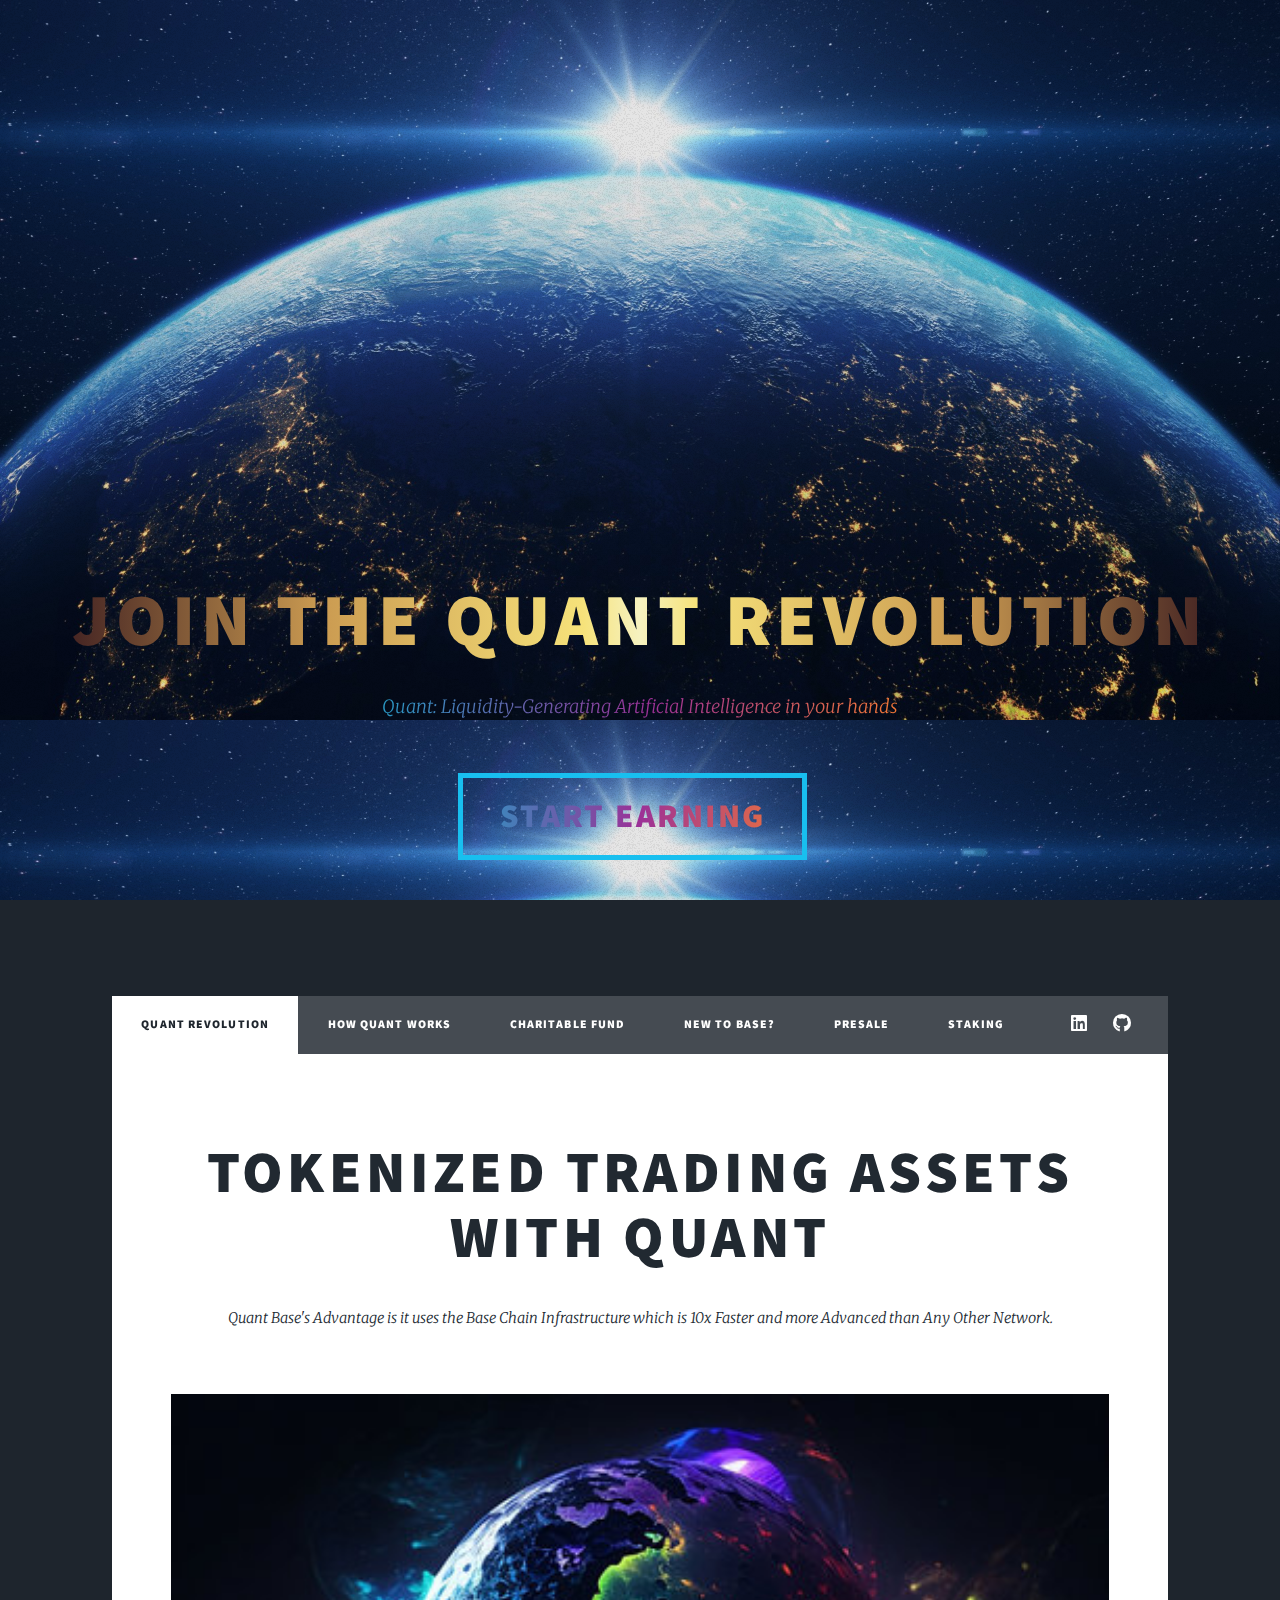
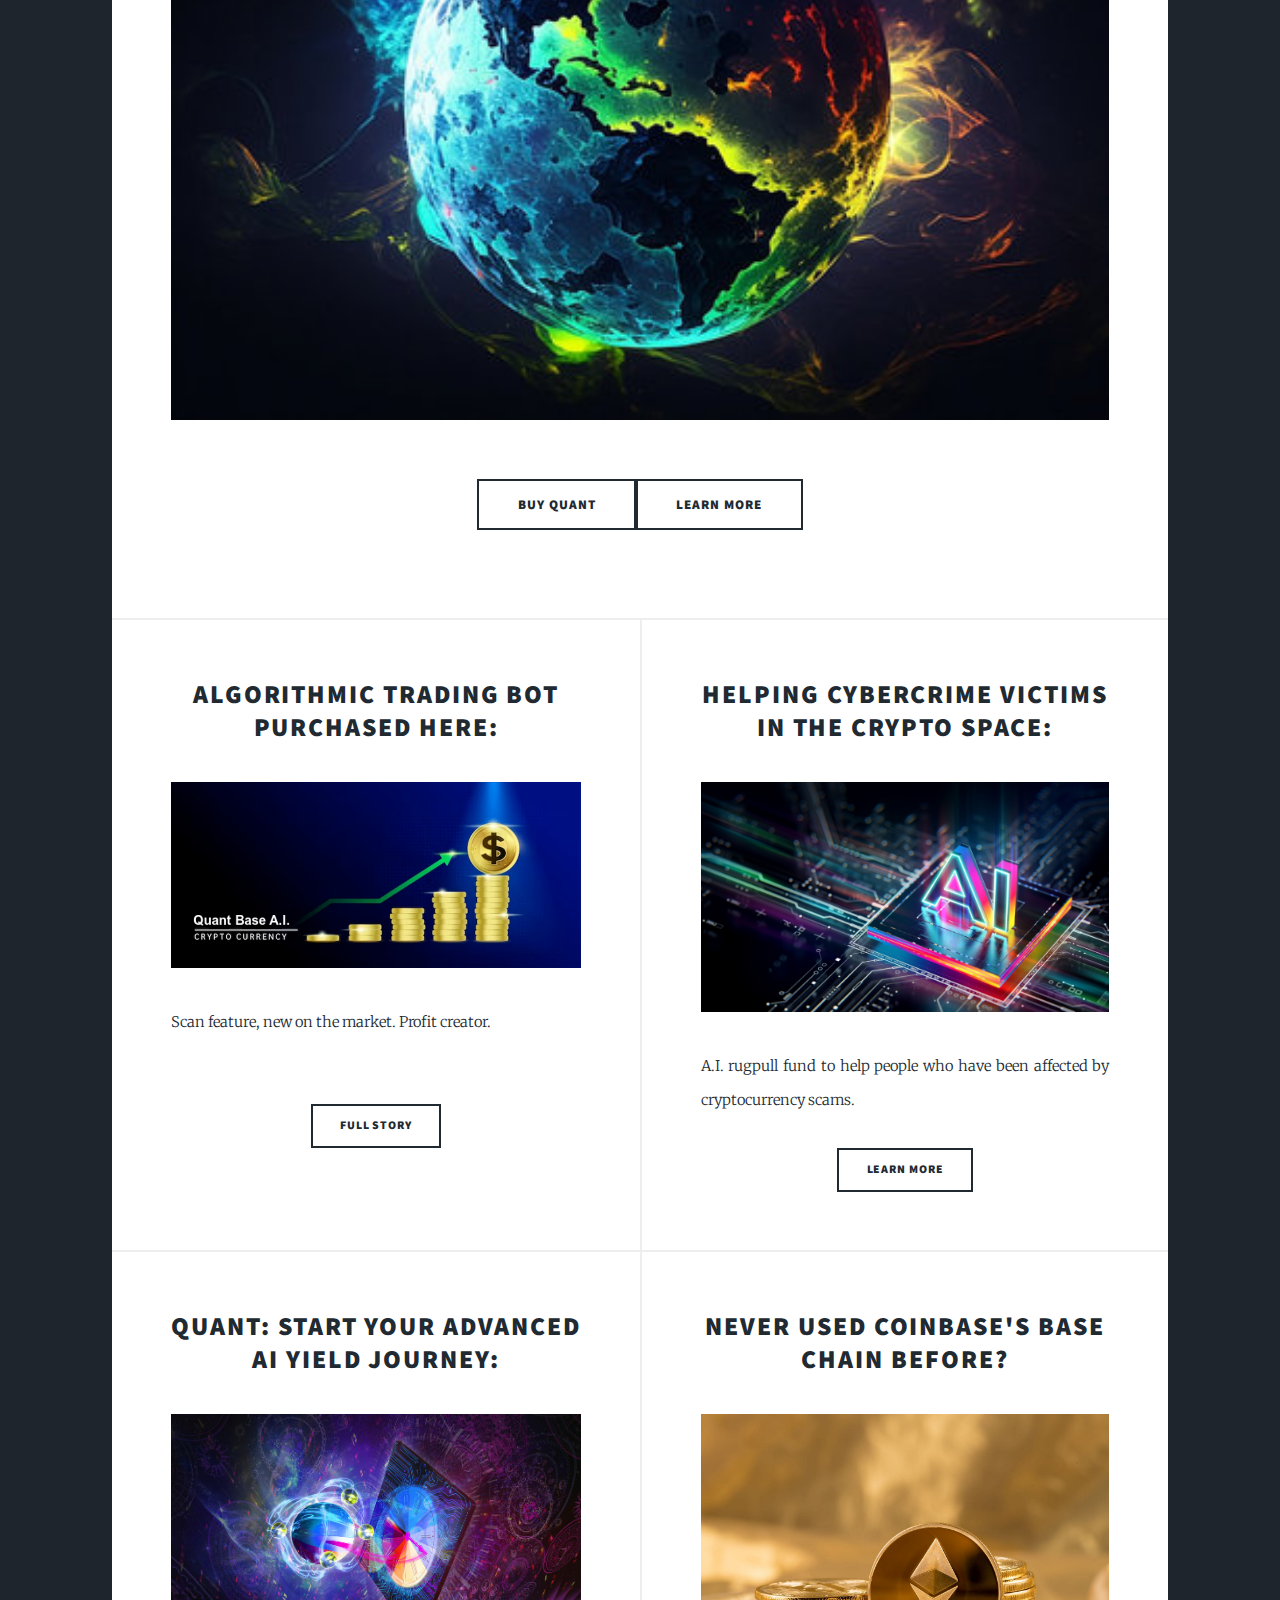
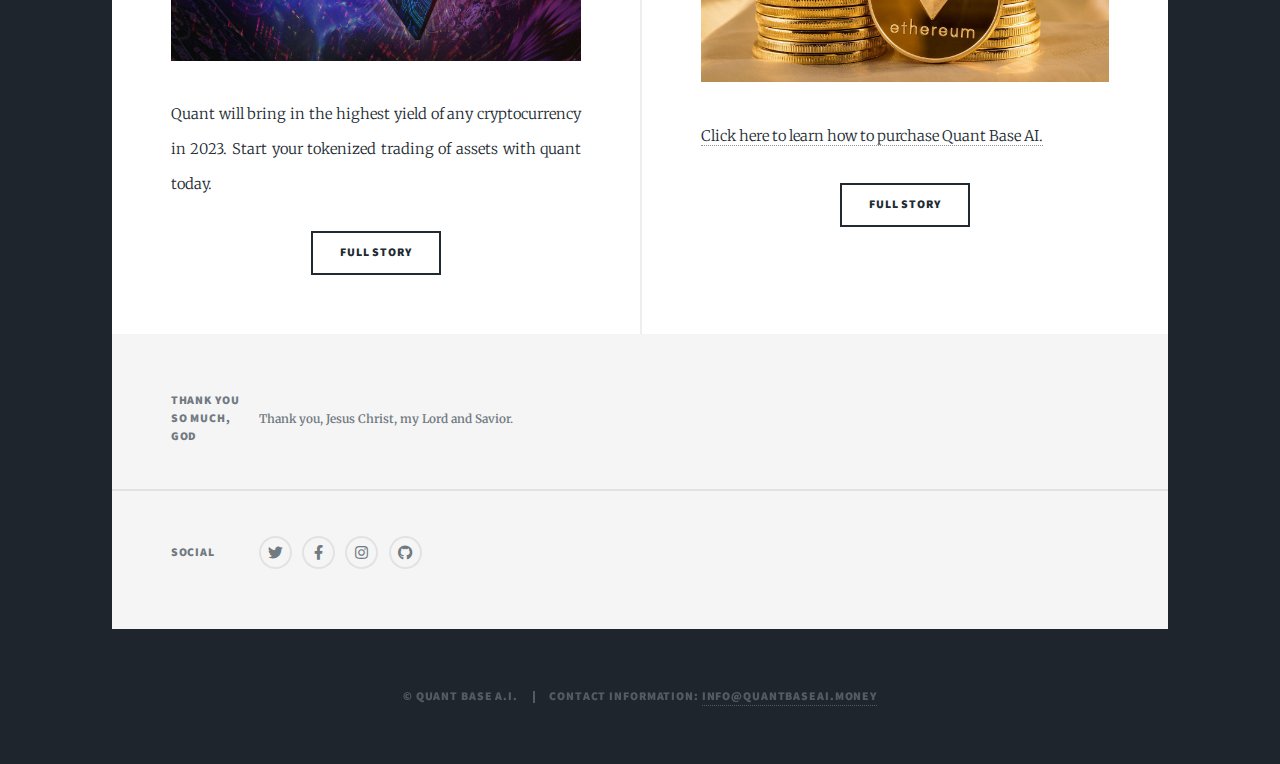
<file: index.html>
<!DOCTYPE HTML>
<!--

-->
<html>
	<head>
		<title>Quant A.I. Homepage</title>
		<meta charset="utf-8" />
		<meta name="viewport" content="width=device-width, initial-scale=1, user-scalable=no" />
		<link rel="stylesheet" href="assets/css/main.css" />
		<noscript><link rel="stylesheet" href="assets/css/noscript.css" /></noscript>
	</head>
	<body class="is-preload">

		<!-- Wrapper -->
			<div id="wrapper" class="fade-in">
			


				<!-- Intro -->
					<div id="intro">
						<h1><a href="https://dexscreener.com/base">Join the Quant Revolution</a></h1>
						<p>Quant: Liquidity-Generating Artificial Intelligence in your hands</p>
						<ul class="actions">
							<header id="header">
								<b href="https://dexscreener.com/base" class="logo">Start Earning</b>
							</header>
						</ul>
					</div>
	
					
					<header id="header">
						<a href="https://dexscreener.com/base" class="logo">Start Earning</a>
					</header>

				<!-- Nav -->
					<nav id="nav">
						<ul class="links">
							<li class="active"><a href="index.html">Quant Revolution</a></li>
							<li><a href="generic.html">How Quant works</a></li>
							<li><a href="elements.html">Charitable Fund</a></li>
							<li><a href="elements2 - Copy.html">New to Base?</a></li>
							<li><a href="generic2 - Copy.html">Presale</a></li>
							<li><a href="st">Staking</a></li>
						</ul>
						<ul class="icons">
							<li><b href="https://www.linkedin.com/in/riston-alaimo-a2060b21b/" class="icon brands fa-linkedin"><span class="label">Instagram</span></b></li>
							<li><b href="#" class="icon brands fa-github"><span class="label">GitHub</span></b></li>
							
						</ul>
					</nav>

				<!-- Main -->
					<div id="main">

						<!-- Featured Post -->
							<article class="post featured">
								<header class="major">

									<h2><a href="https://dexscreener.com/base">Tokenized Trading Assets with Quant</a></h2>
									<p>Quant Base's Advantage is it uses the Base Chain Infrastructure which is 10x Faster and more Advanced than Any Other Network.</p>
								</header>
								<a href="https://dexscreener.com/base" class="image main"><img src="images/technologyglobecolor.jpg" alt="" /></a>
								<ul class="actions special">
									<li><c href="https://dexscreener.com/base" class="button large">Buy Quant</c><c href="generic.html" class="button large">Learn more</c></li>
								</ul>
							</article>

						<!-- Posts -->
							<section class="posts">
								<article>
									<header>

										<h2><a href="https://dexscreener.com/base">algorithmic trading bot<br />
										purchased here:</a></h2>
									</header>
									<a href="https://dexscreener.com/base" class="image fit"><img src="images/4oie_2957461TU1JQCP (1).png" alt="" /></a>
									<p>Scan feature, new on the market. Profit creator.</p><br />
									<ul class="actions special">
										<li><c href="https://dexscreener.com/base" class="button">Full Story</c></li>
									</ul>
								</article>
								<article>
									<header>
										<h2><a href="elements.html">helping cybercrime victims<br />
											in the crypto space:</a></h2>
									</header>
									<a href="elements.html" class="image fit"><img src="images/ai_chip1.jpeg" alt="" /></a>
									<p>A.I. rugpull fund to help people who have been affected by cryptocurrency scams.</p>
									<ul class="actions special">
										<li><c href="elements.html" class="button">Learn more</c></li>
									</ul>
								</article>
								<article>
									<header>
										
										<h2><a href="generic.html">Quant: Start your advanced
											AI yield journey:</a></h2>
									</header>
									<a href="generic.html" class="image fit"><img src="images/quantenuhr_1800x1080.jpg" alt="" /></a>
									<p>Quant will bring in the highest yield of any cryptocurrency in 2023. Start your tokenized trading of assets with quant today.</p>
									<ul class="actions special">
										<li><c href="generic.html" class="button">Full Story</c></li>
									</ul>
								</article>
								<article>
									<header>
										
										<h2><a href="elements2 - Copy.html">Never used Coinbase's Base Chain before?</a></h2>
									</header>
									<a href="elements2 - Copy.html" class="image fit"><img src="images/eth1_n8vZNwseOiIgrqzcXJMHug.jpg" alt="" /></a>
									<p><a href= "elements2 - Copy.html"> Click here to learn how to purchase Quant Base AI.</a></p>
									<ul class="actions special">
										<li><c href="elements2 - Copy.html" class="button">Full Story</c></li>
									</ul>
								</article>
							</section>
					</div>
					

				<!-- Footer -->
					<footer id="footer">
						<section class="split contact">
							
							<section>
								<h3>Thank you so much, God</h3>
								<p><b href="#">Thank you, Jesus Christ, my Lord and Savior.</b></p>
							</section>
							<section>
								<h3>Social</h3>
								<ul class="icons alt">
									<li><a href="#" class="icon brands alt fa-twitter"><span class="label">Twitter</span></a></li>
									<li><a href="#" class="icon brands alt fa-facebook-f"><span class="label">Facebook</span></a></li>
									<li><a href="#" class="icon brands alt fa-instagram"><span class="label">Instagram</span></a></li>
									<li><a href="#" class="icon brands alt fa-github"><span class="label">GitHub</span></a></li>
								</ul>
							</section>
						</section>
					</footer>

				<!-- Copyright -->
					<div id="copyright">
						<ul><li>&copy; Quant Base A.I.</li><li>Contact information: <a href="https://html5up.net">info@quantbaseai.money</a></li></ul>
					</div>

			</div>

		<!-- Scripts -->
			<script src="assets/js/jquery.min.js"></script>
			<script src="assets/js/jquery.scrollex.min.js"></script>
			<script src="assets/js/jquery.scrolly.min.js"></script>
			<script src="assets/js/browser.min.js"></script>
			<script src="assets/js/breakpoints.min.js"></script>
			<script src="assets/js/util.js"></script>
			<script src="assets/js/main.js"></script>

	</body>
</html>
</file>
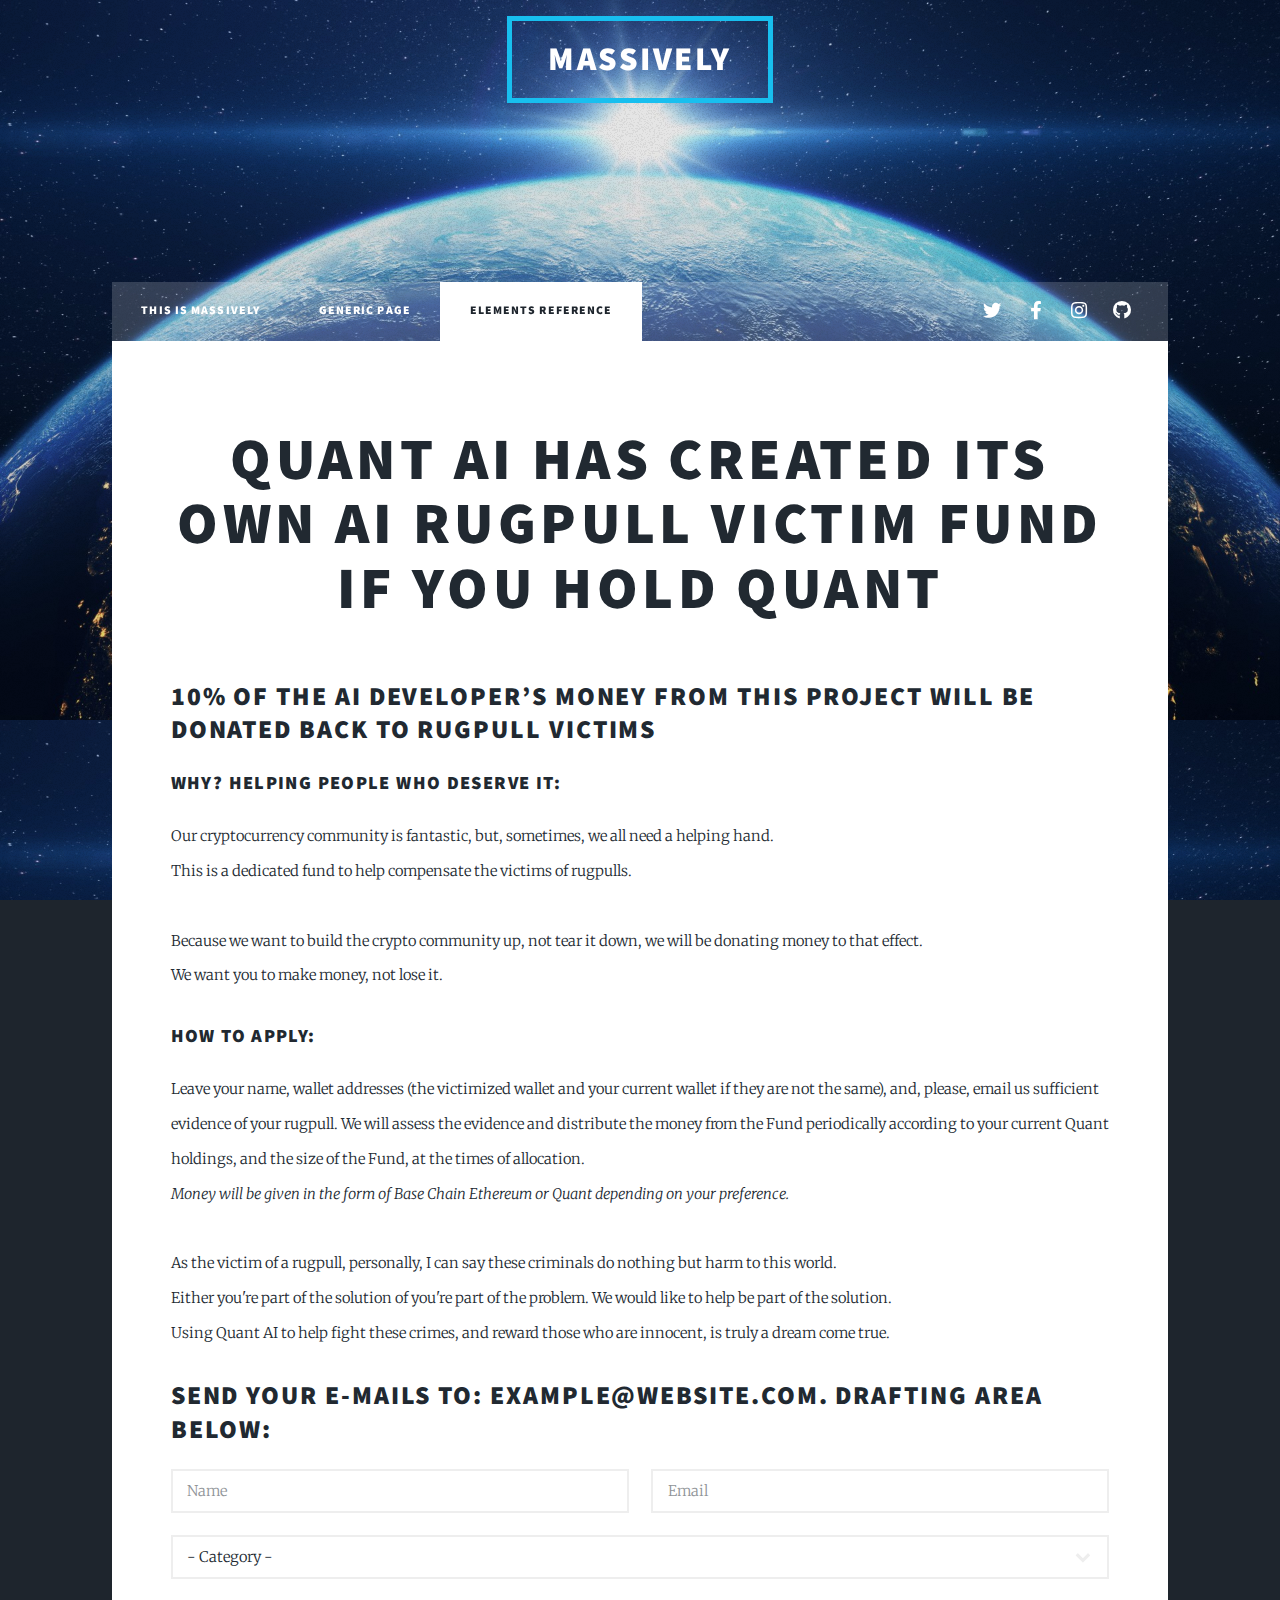
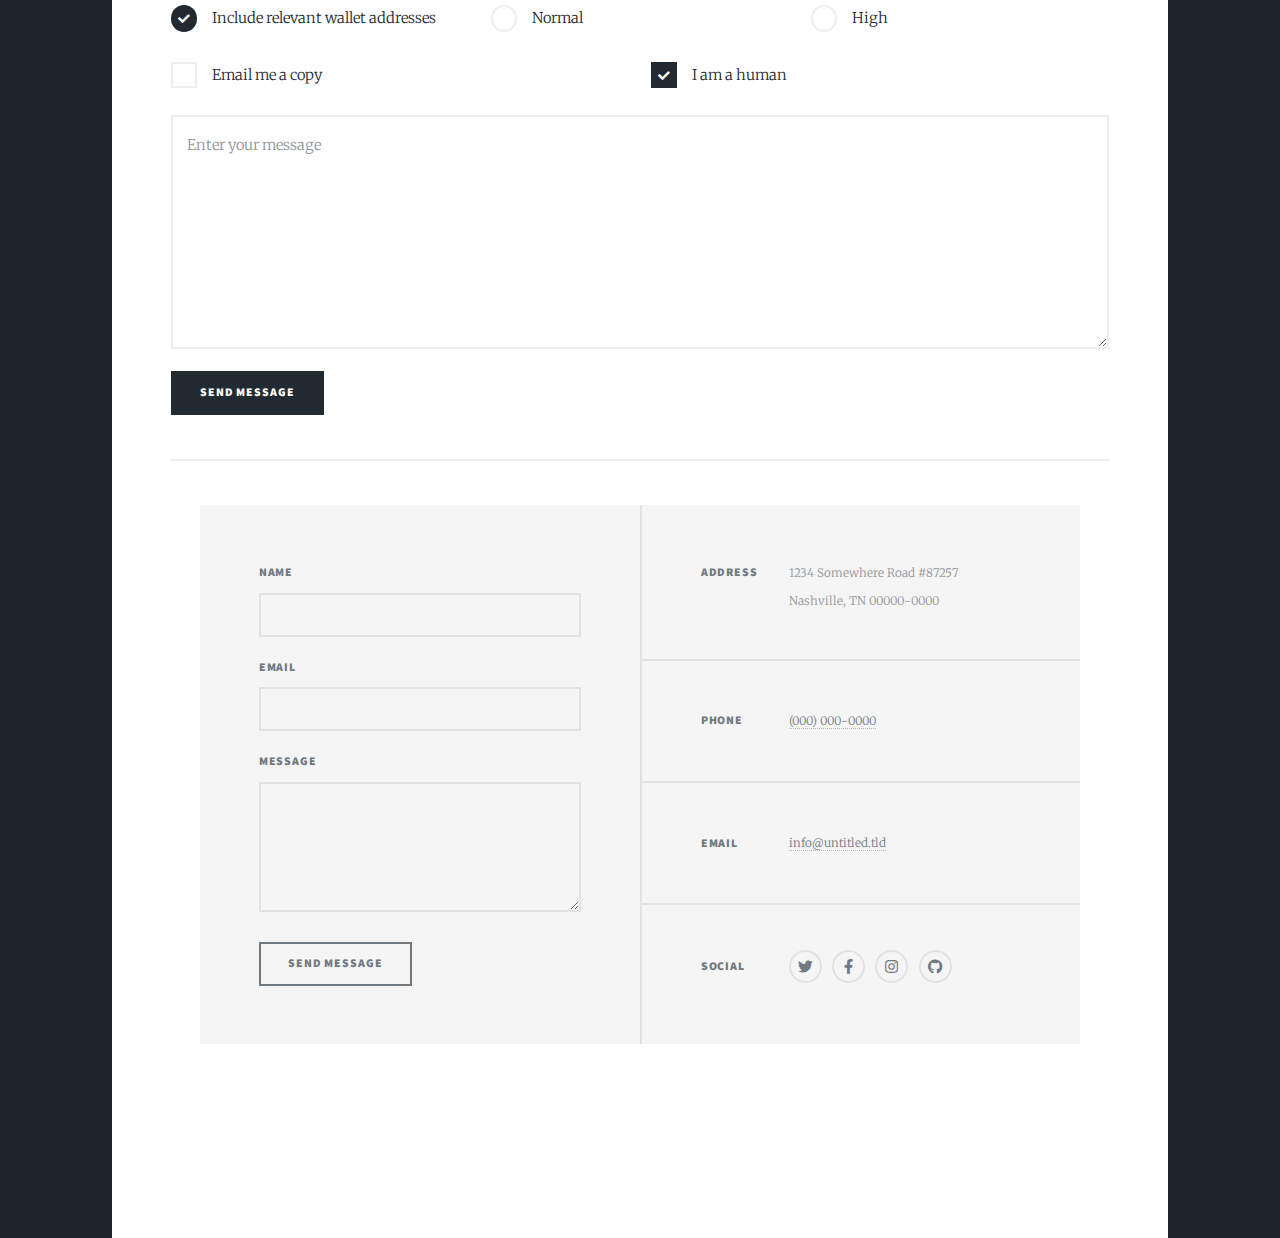
<file: elements.html>
<!DOCTYPE HTML>
<!--
	Massively by HTML5 UP
	html5up.net | @ajlkn
	Free for personal and commercial use under the CCA 3.0 license (html5up.net/license)
-->
<html>
	<head>
		<title>Elements Reference - Massively by HTML5 UP</title>
		<meta charset="utf-8" />
		<meta name="viewport" content="width=device-width, initial-scale=1, user-scalable=no" />
		<link rel="stylesheet" href="assets/css/main.css" />
		<noscript><link rel="stylesheet" href="assets/css/noscript.css" /></noscript>
	</head>
	<body class="is-preload">

		<!-- Wrapper -->
			<div id="wrapper">

				<!-- Header -->
					<header id="header">
						<a href="index.html" class="logo">Massively</a>
					</header>

				<!-- Nav -->
					<nav id="nav">
						<ul class="links">
							<li><a href="index.html">This is Massively</a></li>
							<li><a href="generic.html">Generic Page</a></li>
							<li class="active"><a href="elements.html">Elements Reference</a></li>
						</ul>
						<ul class="icons">
							<li><a href="#" class="icon brands fa-twitter"><span class="label">Twitter</span></a></li>
							<li><a href="#" class="icon brands fa-facebook-f"><span class="label">Facebook</span></a></li>
							<li><a href="#" class="icon brands fa-instagram"><span class="label">Instagram</span></a></li>
							<li><a href="#" class="icon brands fa-github"><span class="label">GitHub</span></a></li>
						</ul>
					</nav>

				<!-- Main -->
					<div id="main">

						<!-- Post -->
							<section class="post">
								<header class="major">
									<h1>Quant AI has created its own AI Rugpull victim fund if you hold Quant<br />
									</h1>
								</header>

								<!-- Text stuff -->
									<h2>10% of the AI Developer’s money from this project will be donated back to rugpull victims</h2>
									<h3>Why? helping people who deserve it:</h3>
									<p>Our cryptocurrency community is fantastic, but, sometimes, we all need a helping hand.<br />
										This is a dedicated fund to help compensate the victims of rugpulls.
										<br />
										<br />
										Because we want to build the crypto community up, not tear it down, we will be donating money to that effect.<br />
										
										We want you to make money, not lose it.<br />
										
										<h3>How to apply:</h3>

									
										
										Leave your name, wallet addresses (the victimized wallet and your current wallet if they are not the same), and, please, email us sufficient evidence of your rugpull. We will assess the evidence and distribute the money from the Fund periodically according to your current Quant holdings, and the size of the Fund, at the times of allocation.<br />
										
										<i>Money will be given in the form of Base Chain Ethereum or Quant depending on your preference.</i><br />
										<br />
										As the victim of a rugpull, personally, I can say these criminals do nothing but harm to this world.<br />

										Either you're part of the solution of you're part of the problem. We would like to help be part of the solution.<br />

										Using Quant AI to help fight these crimes, and reward those who are innocent, is truly a dream come true.
										</p>
									
									
									
									
									
								<!-- Form -->
									<h2>Send Your E-mails to: example@website.com. Drafting Area Below:</h2>

									<form method="post" action="#">
										<div class="row gtr-uniform">
											<div class="col-6 col-12-xsmall">
												<input type="text" name="demo-name" id="demo-name" value="" placeholder="Name" />
											</div>
											<div class="col-6 col-12-xsmall">
												<input type="email" name="demo-email" id="demo-email" value="" placeholder="Email" />
											</div>
											<!-- Break -->
											<div class="col-12">
												<select name="demo-category" id="demo-category">
													<option value="">- Category -</option>
													<option value="1">Manufacturing</option>
													<option value="1">Shipping</option>
													<option value="1">Administration</option>
													<option value="1">Human Resources</option>
												</select>
											</div>
											<!-- Break -->
											<div class="col-4 col-12-small">
												<input type="radio" id="demo-priority-low" name="demo-priority" checked>
												<label for="demo-priority-low">Include relevant wallet addresses</label>
											</div>
											<div class="col-4 col-12-small">
												<input type="radio" id="demo-priority-normal" name="demo-priority">
												<label for="demo-priority-normal">Normal</label>
											</div>
											<div class="col-4 col-12-small">
												<input type="radio" id="demo-priority-high" name="demo-priority">
												<label for="demo-priority-high">High</label>
											</div>
											<!-- Break -->
											<div class="col-6 col-12-small">
												<input type="checkbox" id="demo-copy" name="demo-copy">
												<label for="demo-copy">Email me a copy</label>
											</div>
											<div class="col-6 col-12-small">
												<input type="checkbox" id="demo-human" name="demo-human" checked>
												<label for="demo-human">I am a human</label>
											</div>
											<!-- Break -->
											<div class="col-12">
												<textarea name="demo-message" id="demo-message" placeholder="Enter your message" rows="6"></textarea>
											</div>
											<!-- Break -->
											<div class="col-12">
												<ul class="actions">
													<li><input type="submit" value="Send Message" class="primary" onclick="return false"/></li>
													
												</ul>
											</div>
										</div>
									</form>

									<hr />

								<!-- Image -->
									
				<!-- Footer -->
					<footer id="footer">
						<section>
							<form method="post" action="#">
								<div class="fields">
									<div class="field">
										<label for="name">Name</label>
										<input type="text" name="name" id="name" />
									</div>
									<div class="field">
										<label for="email">Email</label>
										<input type="text" name="email" id="email" />
									</div>
									<div class="field">
										<label for="message">Message</label>
										<textarea name="message" id="message" rows="3"></textarea>
									</div>
								</div>
								<ul class="actions">
									<li><input type="submit" value="Send Message" /></li>
								</ul>
							</form>
						</section>
						<section class="split contact">
							<section class="alt">
								<h3>Address</h3>
								<p>1234 Somewhere Road #87257<br />
								Nashville, TN 00000-0000</p>
							</section>
							<section>
								<h3>Phone</h3>
								<p><a href="#">(000) 000-0000</a></p>
							</section>
							<section>
								<h3>Email</h3>
								<p><a href="#">info@untitled.tld</a></p>
							</section>
							<section>
								<h3>Social</h3>
								<ul class="icons alt">
									<li><a href="#" class="icon brands alt fa-twitter"><span class="label">Twitter</span></a></li>
									<li><a href="#" class="icon brands alt fa-facebook-f"><span class="label">Facebook</span></a></li>
									<li><a href="#" class="icon brands alt fa-instagram"><span class="label">Instagram</span></a></li>
									<li><a href="#" class="icon brands alt fa-github"><span class="label">GitHub</span></a></li>
								</ul>
							</section>
						</section>
					</footer>

				<!-- Copyright -->
					<div id="copyright">
						<ul><li>&copy; Untitled</li><li>Design: <a href="https://html5up.net">HTML5 UP</a></li></ul>
					</div>

			</div>

		<!-- Scripts -->
			<script src="assets/js/jquery.min.js"></script>
			<script src="assets/js/jquery.scrollex.min.js"></script>
			<script src="assets/js/jquery.scrolly.min.js"></script>
			<script src="assets/js/browser.min.js"></script>
			<script src="assets/js/breakpoints.min.js"></script>
			<script src="assets/js/util.js"></script>
			<script src="assets/js/main.js"></script>

	</body>
</html>
</file>
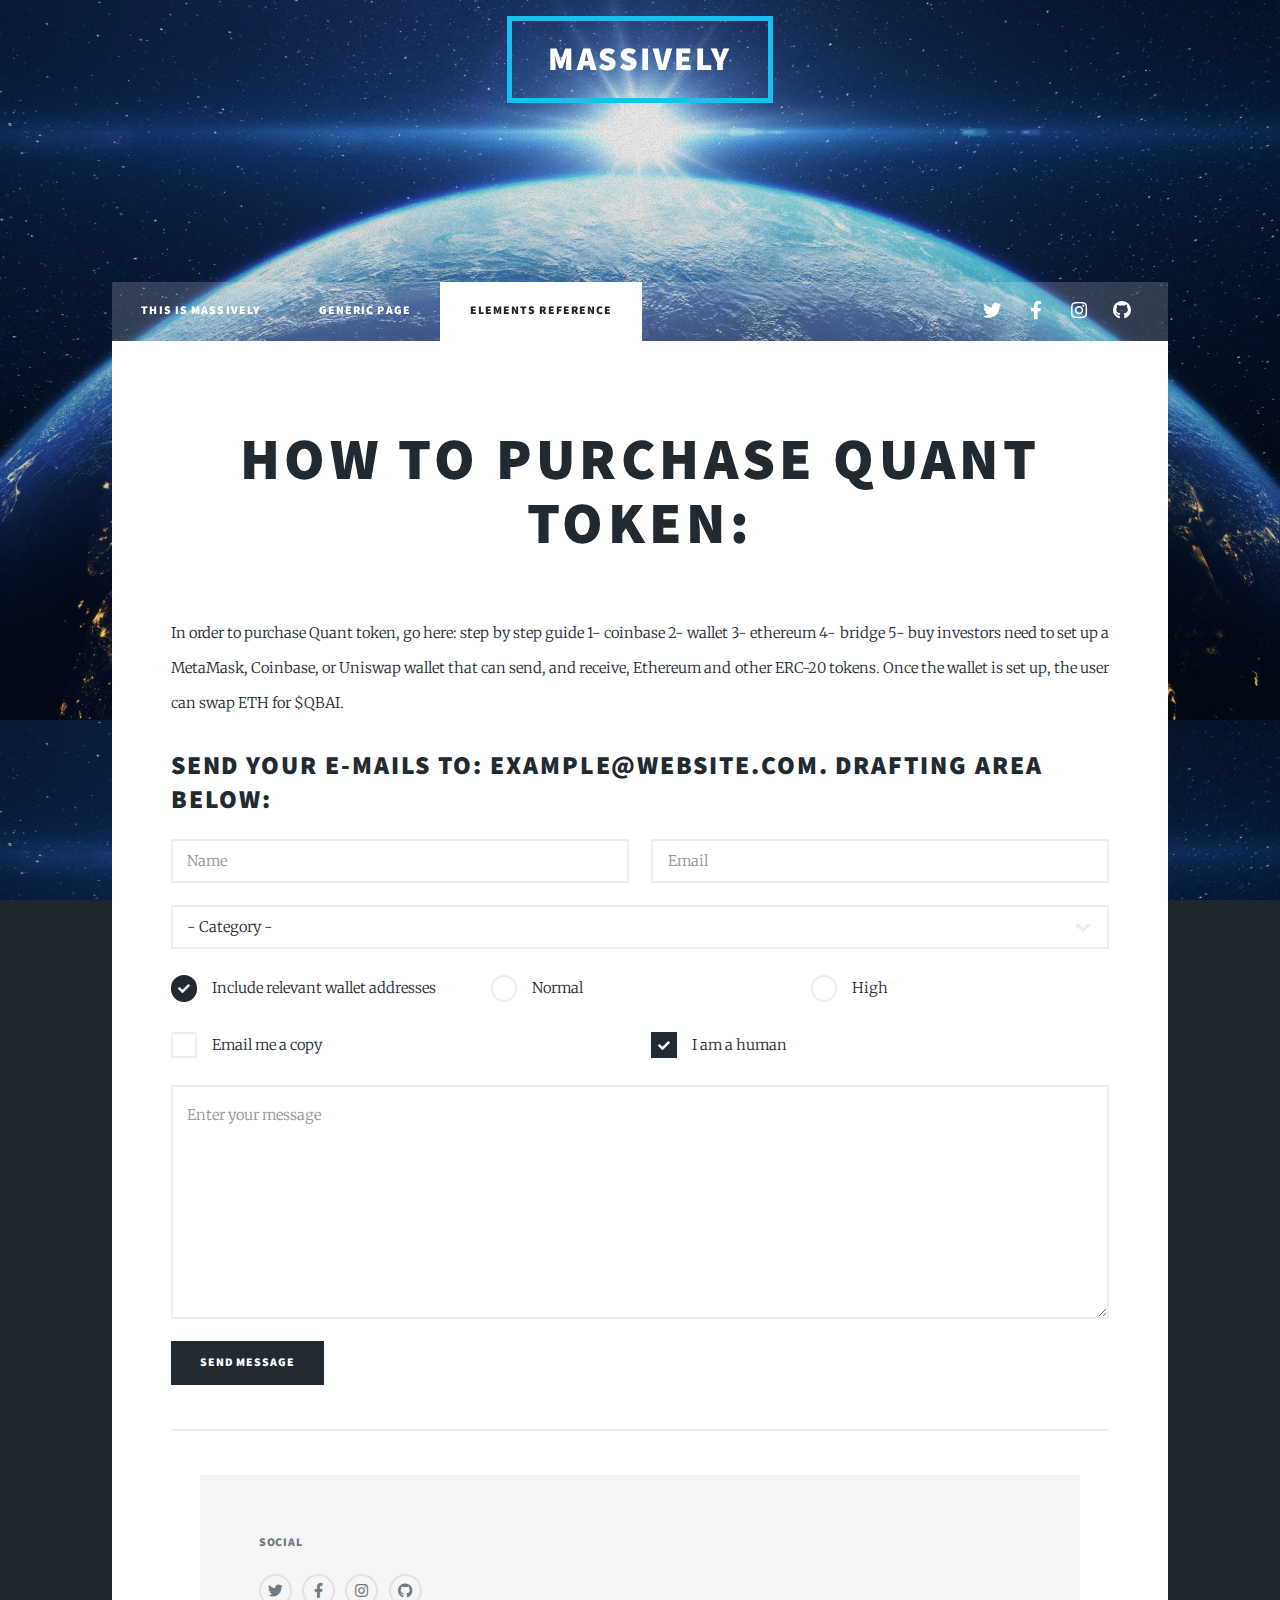
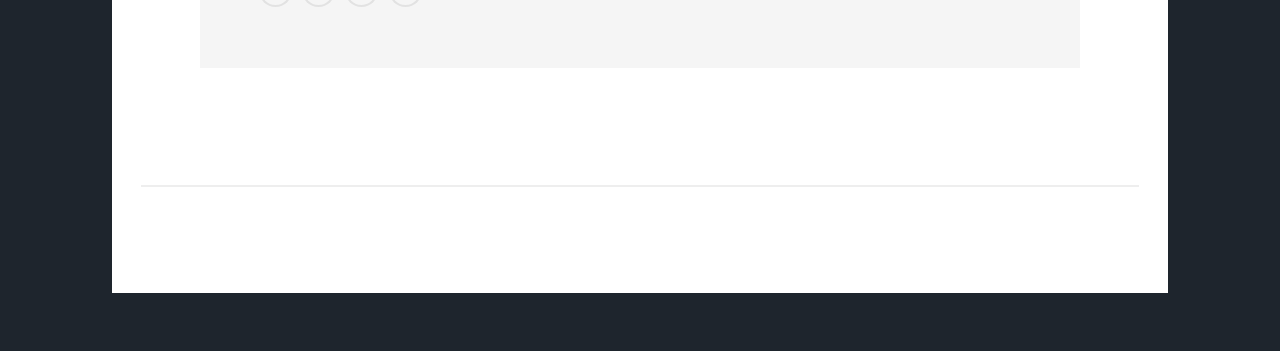
<file: elements2 - Copy.html>
<!DOCTYPE HTML>
<!--
	Massively by HTML5 UP
	html5up.net | @ajlkn
	Free for personal and commercial use under the CCA 3.0 license (html5up.net/license)
-->
<html>
	<head>
		<title>Elements Reference - Massively by HTML5 UP</title>
		<meta charset="utf-8" />
		<meta name="viewport" content="width=device-width, initial-scale=1, user-scalable=no" />
		<link rel="stylesheet" href="assets/css/main.css" />
		<noscript><link rel="stylesheet" href="assets/css/noscript.css" /></noscript>
	</head>
	<body class="is-preload">

		<!-- Wrapper -->
			<div id="wrapper">

				<!-- Header -->
					<header id="header">
						<a href="index.html" class="logo">Massively</a>
					</header>

				<!-- Nav -->
					<nav id="nav">
						<ul class="links">
							<li><a href="index.html">This is Massively</a></li>
							<li><a href="generic.html">Generic Page</a></li>
							<li class="active"><a href="elements.html">Elements Reference</a></li>
						</ul>
						<ul class="icons">
							<li><a href="#" class="icon brands fa-twitter"><span class="label">Twitter</span></a></li>
							<li><a href="#" class="icon brands fa-facebook-f"><span class="label">Facebook</span></a></li>
							<li><a href="#" class="icon brands fa-instagram"><span class="label">Instagram</span></a></li>
							<li><a href="#" class="icon brands fa-github"><span class="label">GitHub</span></a></li>
						</ul>
					</nav>

				<!-- Main -->
					<div id="main">

						<!-- Post -->
							<section class="post">
								<header class="major">
									<h1>HOW TO PURCHASE QUANT TOKEN:<br />
									</h1>
								</header>

								<!-- Text stuff -->
									
									<p>In order to purchase Quant token, go here: step by step guide 1- coinbase 2- wallet 3- ethereum 4- bridge 5- buy investors need to set up a MetaMask, Coinbase, or Uniswap wallet that can send, and receive, Ethereum and other ERC-20 tokens. Once the wallet is set up, the user can swap ETH for $QBAI. <br />
										
									
									
									
									
									
								<!-- Form -->
									<h2>Send Your E-mails to: example@website.com. Drafting Area Below:</h2>

									<form method="post" action="#">
										<div class="row gtr-uniform">
											<div class="col-6 col-12-xsmall">
												<input type="text" name="demo-name" id="demo-name" value="" placeholder="Name" />
											</div>
											<div class="col-6 col-12-xsmall">
												<input type="email" name="demo-email" id="demo-email" value="" placeholder="Email" />
											</div>
											<!-- Break -->
											<div class="col-12">
												<select name="demo-category" id="demo-category">
													<option value="">- Category -</option>
													<option value="1">Manufacturing</option>
													<option value="1">Shipping</option>
													<option value="1">Administration</option>
													<option value="1">Human Resources</option>
												</select>
											</div>
											<!-- Break -->
											<div class="col-4 col-12-small">
												<input type="radio" id="demo-priority-low" name="demo-priority" checked>
												<label for="demo-priority-low">Include relevant wallet addresses</label>
											</div>
											<div class="col-4 col-12-small">
												<input type="radio" id="demo-priority-normal" name="demo-priority">
												<label for="demo-priority-normal">Normal</label>
											</div>
											<div class="col-4 col-12-small">
												<input type="radio" id="demo-priority-high" name="demo-priority">
												<label for="demo-priority-high">High</label>
											</div>
											<!-- Break -->
											<div class="col-6 col-12-small">
												<input type="checkbox" id="demo-copy" name="demo-copy">
												<label for="demo-copy">Email me a copy</label>
											</div>
											<div class="col-6 col-12-small">
												<input type="checkbox" id="demo-human" name="demo-human" checked>
												<label for="demo-human">I am a human</label>
											</div>
											<!-- Break -->
											<div class="col-12">
												<textarea name="demo-message" id="demo-message" placeholder="Enter your message" rows="6"></textarea>
											</div>
											<!-- Break -->
											<div class="col-12">
												<ul class="actions">
													<li><input type="submit" value="Send Message" class="primary" onclick="return false"/></li>
													
												</ul>
											</div>
										</div>
									</form>

									<hr />

								<!-- Image -->
									
				<!-- Footer -->
					<footer id="footer">
						
							<section>
								<h3>Social</h3>
								<ul class="icons alt">
									<li><a href="#" class="icon brands alt fa-twitter"><span class="label">Twitter</span></a></li>
									<li><a href="#" class="icon brands alt fa-facebook-f"><span class="label">Facebook</span></a></li>
									<li><a href="#" class="icon brands alt fa-instagram"><span class="label">Instagram</span></a></li>
									<li><a href="#" class="icon brands alt fa-github"><span class="label">GitHub</span></a></li>
								</ul>
							</section>
						</section>
					</footer>

				<!-- Copyright -->
					<div id="copyright">
						<ul><li>&copy; Untitled</li><li>Design: <a href="https://html5up.net">HTML5 UP</a></li></ul>
					</div>

			</div>

		<!-- Scripts -->
			<script src="assets/js/jquery.min.js"></script>
			<script src="assets/js/jquery.scrollex.min.js"></script>
			<script src="assets/js/jquery.scrolly.min.js"></script>
			<script src="assets/js/browser.min.js"></script>
			<script src="assets/js/breakpoints.min.js"></script>
			<script src="assets/js/util.js"></script>
			<script src="assets/js/main.js"></script>

	</body>
</html>
</file>
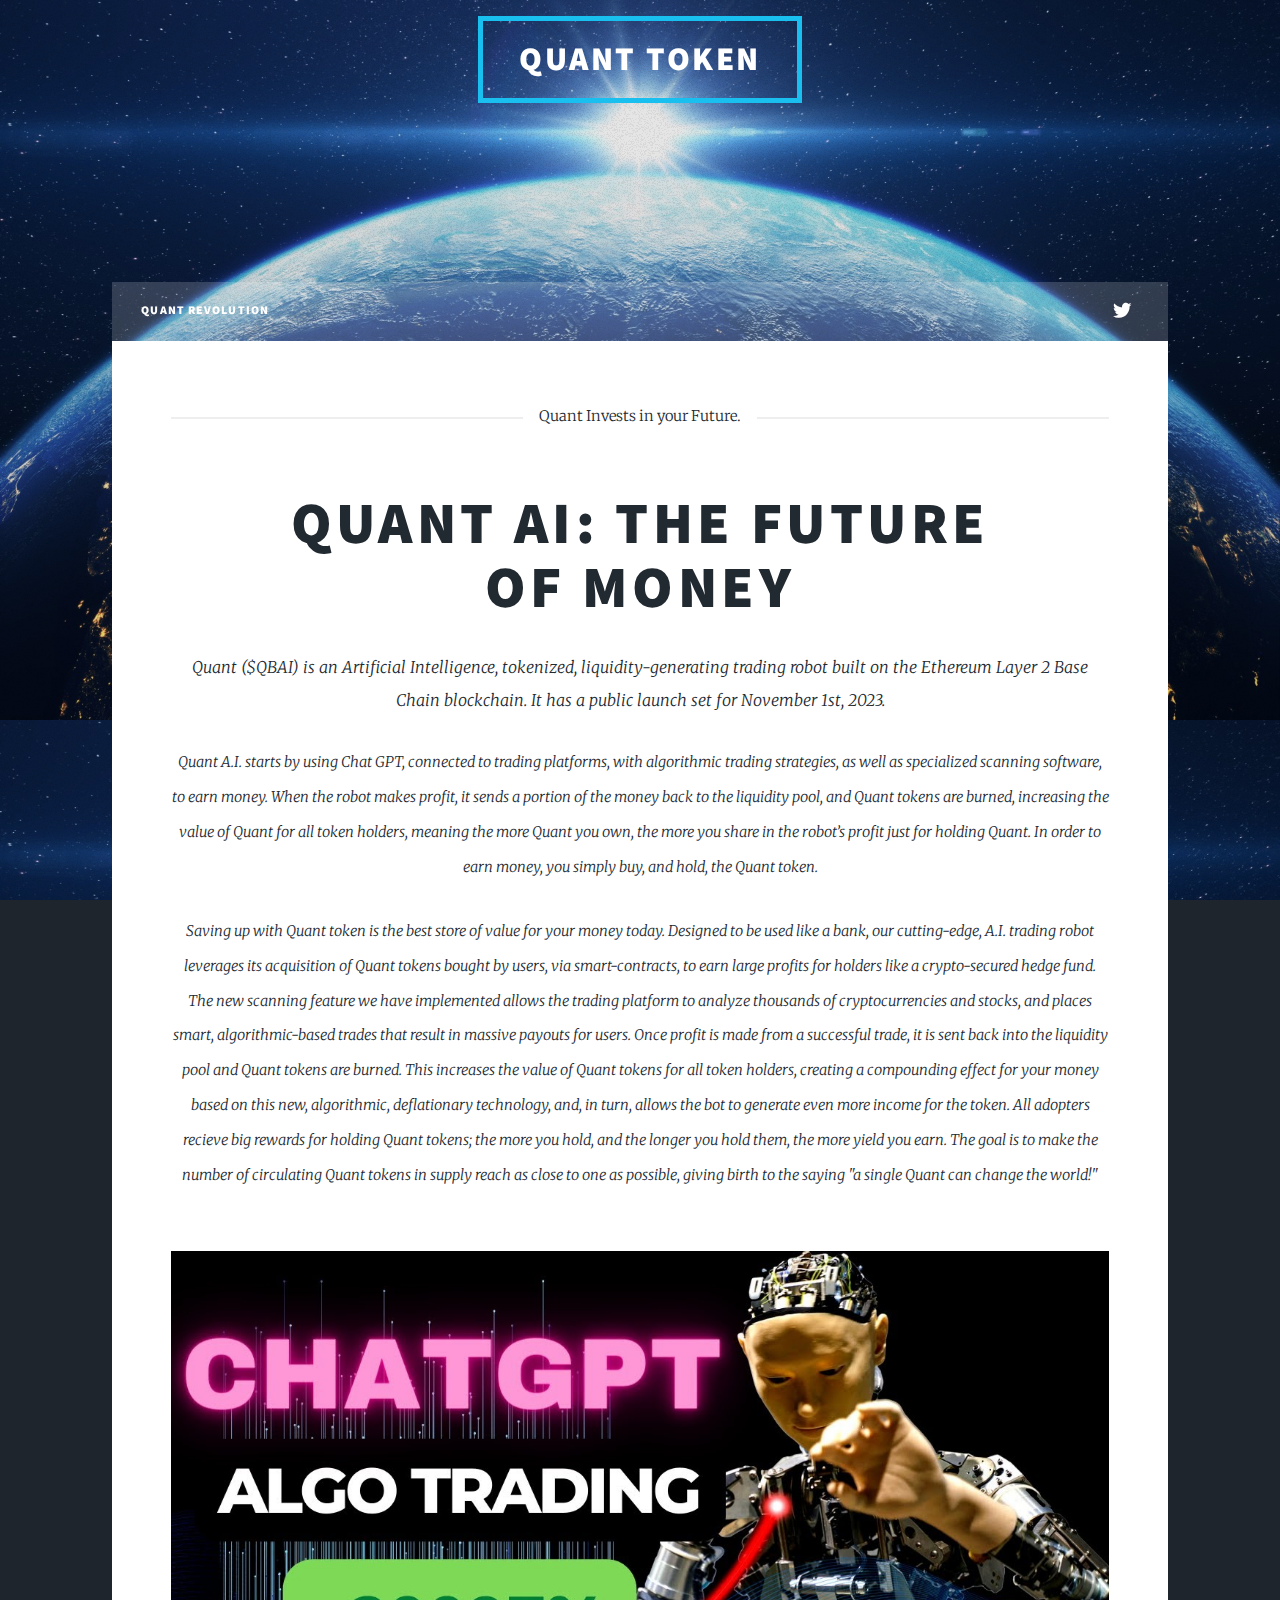
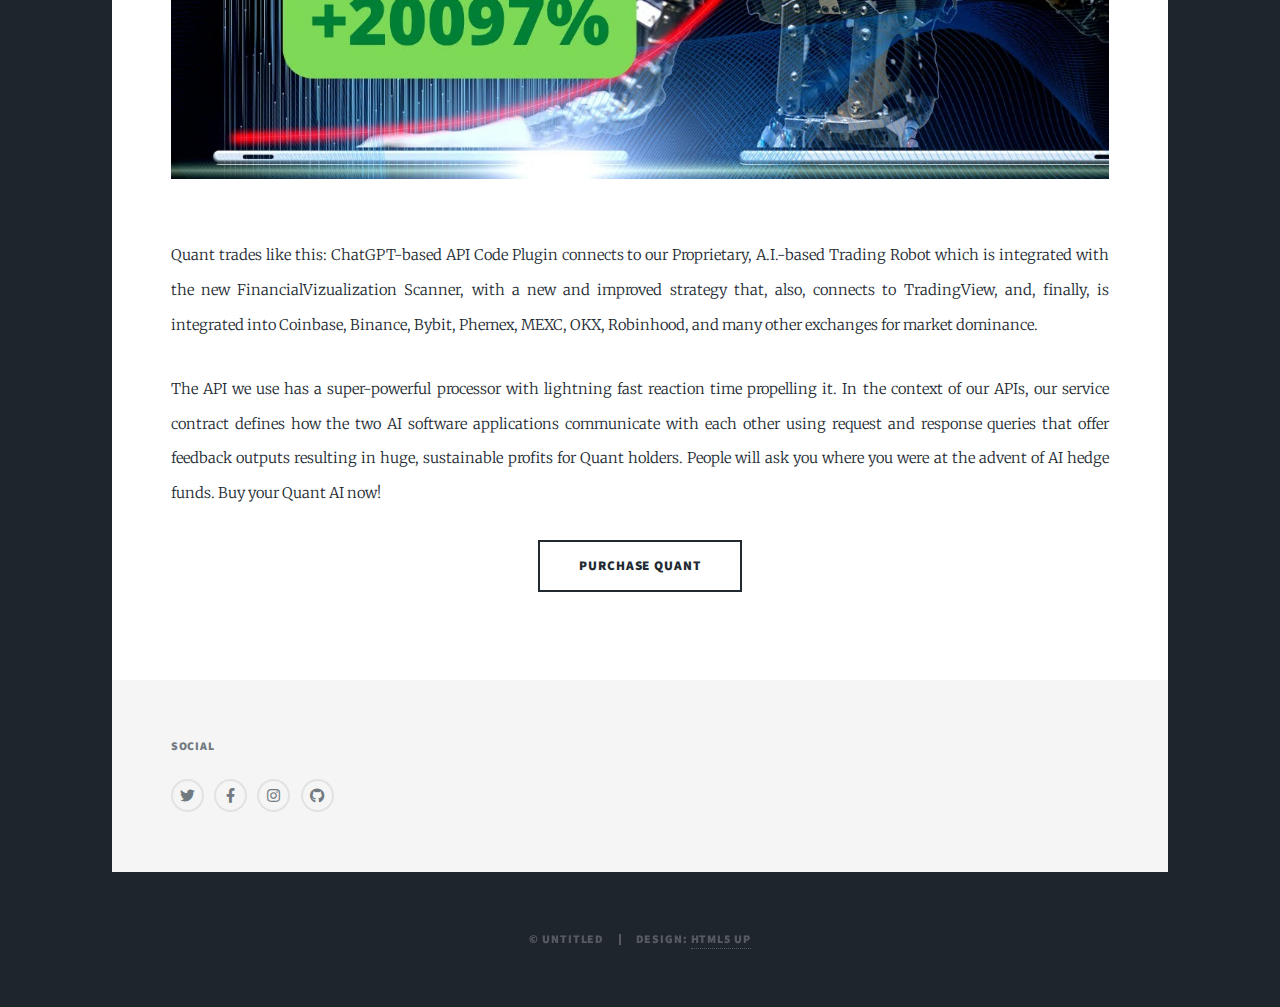
<file: generic.html>
<!DOCTYPE HTML>
<!--
	Massively by HTML5 UP
	html5up.net | @ajlkn
	Free for personal and commercial use under the CCA 3.0 license (html5up.net/license)
-->
<html>
	<head>
		<title>Quant A.I. - How It Works</title>
		<meta charset="utf-8" />
		<meta name="viewport" content="width=device-width, initial-scale=1, user-scalable=no" />
		<link rel="stylesheet" href="assets/css/main.css" />
		<noscript><link rel="stylesheet" href="assets/css/noscript.css" /></noscript>
	</head>
	<body class="is-preload">

		<!-- Wrapper -->
			<div id="wrapper">

				<!-- Header -->
					<header id="header">
						<a href="index.html" class="logo">Quant Token</a>
					</header>

				<!-- Nav -->
					<nav id="nav">
						<ul class="links">
							<li><a href="index.html">Quant Revolution</a></li>
						</ul>
						<ul class="icons">
							<li><a href="#" class="icon brands fa-twitter"><span class="label">Twitter</span></a></li>
						</ul>
					</nav>

				<!-- Main -->
					<div id="main">

						<!-- Post -->
							<section class="post">
								<header class="major">
									<span class="date">Quant Invests in your Future.</span>
									<h1><a href="https://dexscreener.com/base">Quant AI: The Future <br />
										of Money</a></h1>
									<p>Quant ($QBAI) is an Artificial Intelligence, tokenized, liquidity-generating trading robot built on the Ethereum Layer 2 Base Chain blockchain. It has a public launch set for November 1st, 2023.
										<p>Quant A.I. starts by using Chat GPT, connected to trading platforms, with algorithmic trading strategies, as well as specialized scanning software, to earn money. When the robot makes profit, it sends a portion of the money back to the liquidity pool, and Quant tokens are burned, increasing the value of Quant for all token holders, meaning the more Quant you own, the more you share in the robot’s profit just for holding Quant.
											In order to earn money, you simply buy, and hold, the Quant token.</p>
		

									<p>Saving up with Quant token is the best store of value for your money today. Designed to be used like a bank, our cutting-edge, A.I. trading robot leverages its acquisition of Quant tokens bought by users, via smart-contracts, to earn large profits for holders like a crypto-secured hedge fund. The new scanning feature we have implemented allows the trading platform to analyze thousands of cryptocurrencies and stocks, and places smart, algorithmic-based trades that result in massive payouts for users. Once profit is made from a successful trade, it is sent back into the liquidity pool and Quant tokens are burned. This increases the value of Quant tokens for all token holders, creating a compounding effect for your money based on this new, algorithmic, deflationary technology, and, in turn, allows the bot to generate even more income for the token. All adopters recieve big rewards for holding Quant tokens; the more you hold, and the longer you hold them, the more yield you earn. The goal is to make the number of circulating Quant tokens in supply reach as close to one as possible, giving birth to the saying "a single Quant can change the world!"</p>
								</header>
								<div class="image main"><img src="images/algobotpic.jpg" alt="" /></div>
								<p>Quant trades like this: ChatGPT-based API Code Plugin connects to our Proprietary, A.I.-based Trading Robot which is integrated with the new FinancialVizualization Scanner, with a new and improved strategy that, also, connects to TradingView, and, finally, is integrated into Coinbase, Binance, Bybit, Phemex, MEXC, OKX, Robinhood, and many other exchanges for market dominance.</p>
								<p>The API we use has a super-powerful processor with lightning fast reaction time propelling it. In the context of our APIs, our service contract defines how the two AI software applications communicate with each other using request and response queries that offer feedback outputs resulting in huge, sustainable profits for Quant holders. People will ask you where you were at the advent of AI hedge funds. Buy your Quant AI now!</p>
								<ul class="actions special">
									<li><a href="generic.html" class="button large">Purchase Quant</a></li>
								</ul>
							</section>

					</div>

				<!-- Footer -->
					<footer id="footer">
						<section>
							
							<section>
								<h3>Social</h3>
								<ul class="icons alt">
									<li><a href="#" class="icon brands alt fa-twitter"><span class="label">Twitter</span></a></li>
									<li><a href="#" class="icon brands alt fa-facebook-f"><span class="label">Facebook</span></a></li>
									<li><a href="#" class="icon brands alt fa-instagram"><span class="label">Instagram</span></a></li>
									<li><a href="#" class="icon brands alt fa-github"><span class="label">GitHub</span></a></li>
								</ul>
							</section>
						</section>
					</footer>

				<!-- Copyright -->
					<div id="copyright">
						<ul><li>&copy; Untitled</li><li>Design: <a href="https://html5up.net">HTML5 UP</a></li></ul>
					</div>

			</div>

		<!-- Scripts -->
			<script src="assets/js/jquery.min.js"></script>
			<script src="assets/js/jquery.scrollex.min.js"></script>
			<script src="assets/js/jquery.scrolly.min.js"></script>
			<script src="assets/js/browser.min.js"></script>
			<script src="assets/js/breakpoints.min.js"></script>
			<script src="assets/js/util.js"></script>
			<script src="assets/js/main.js"></script>

	</body>
</html>
</file>
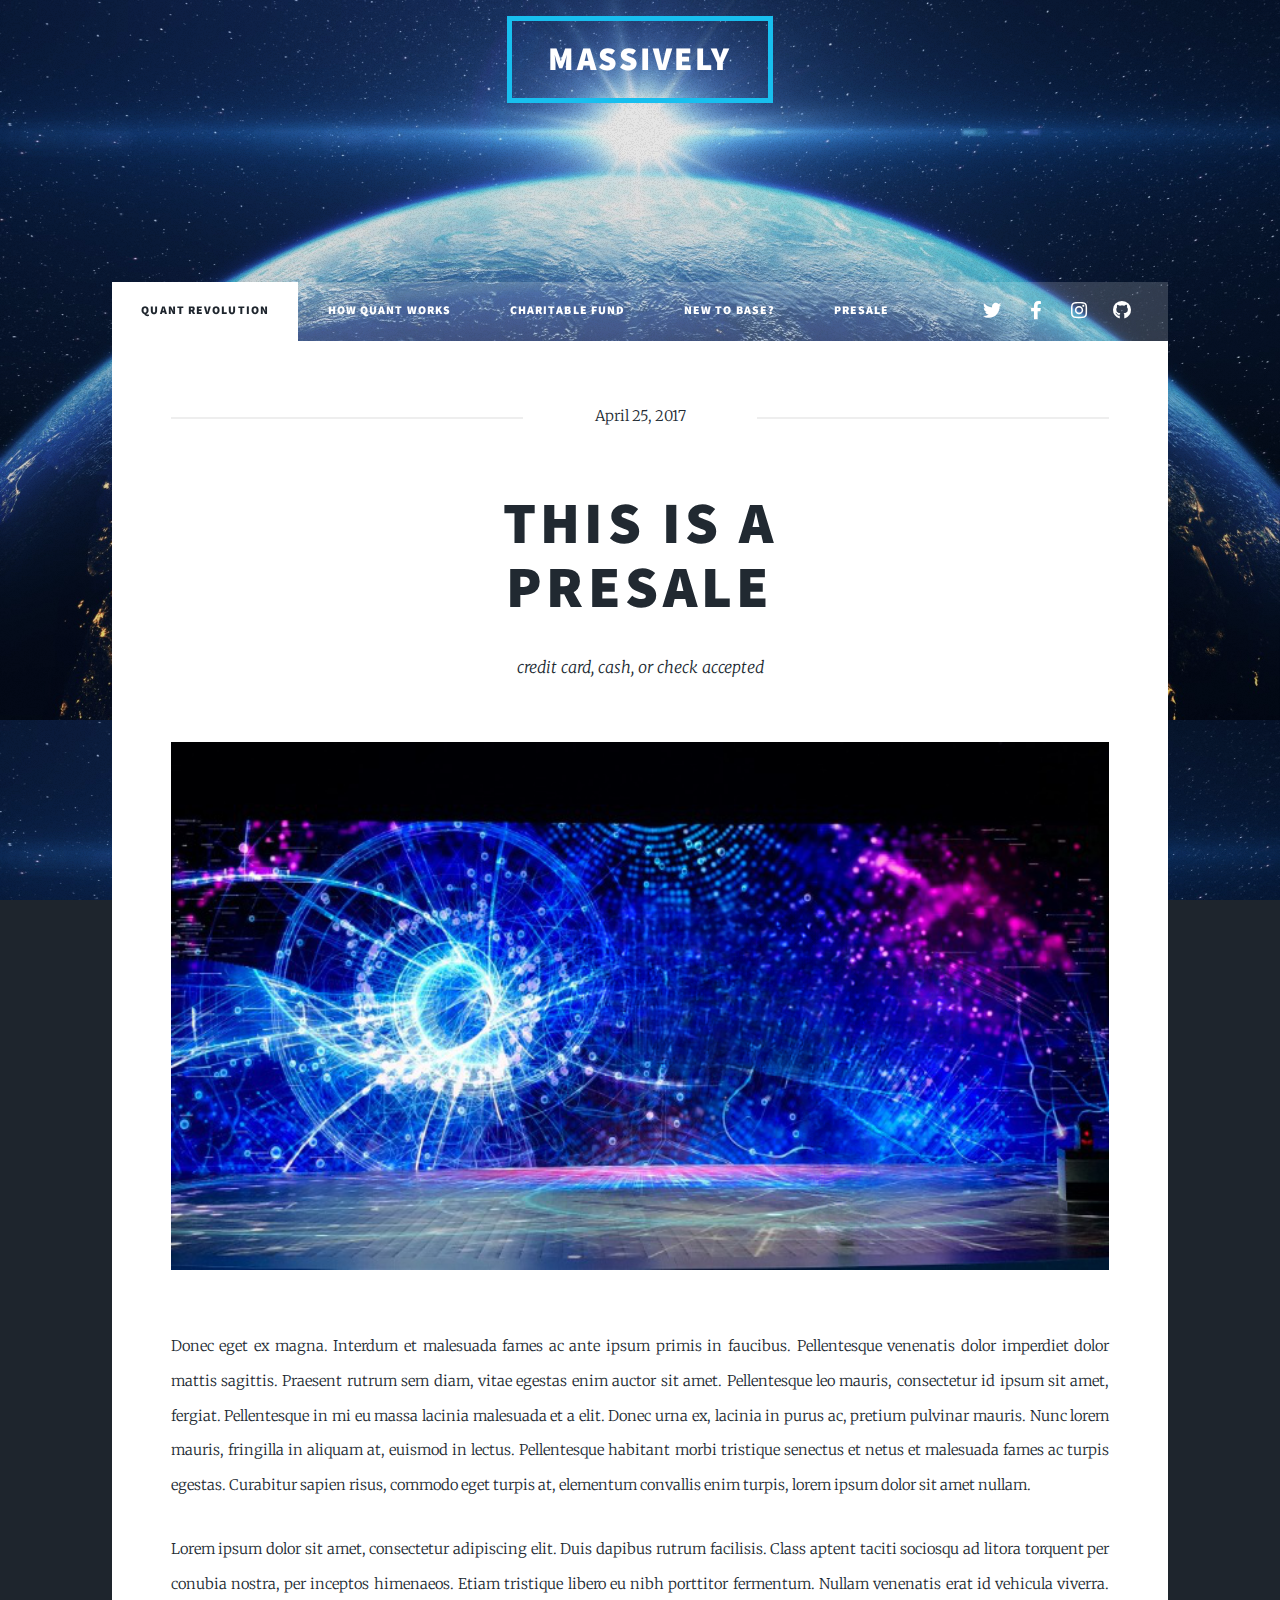
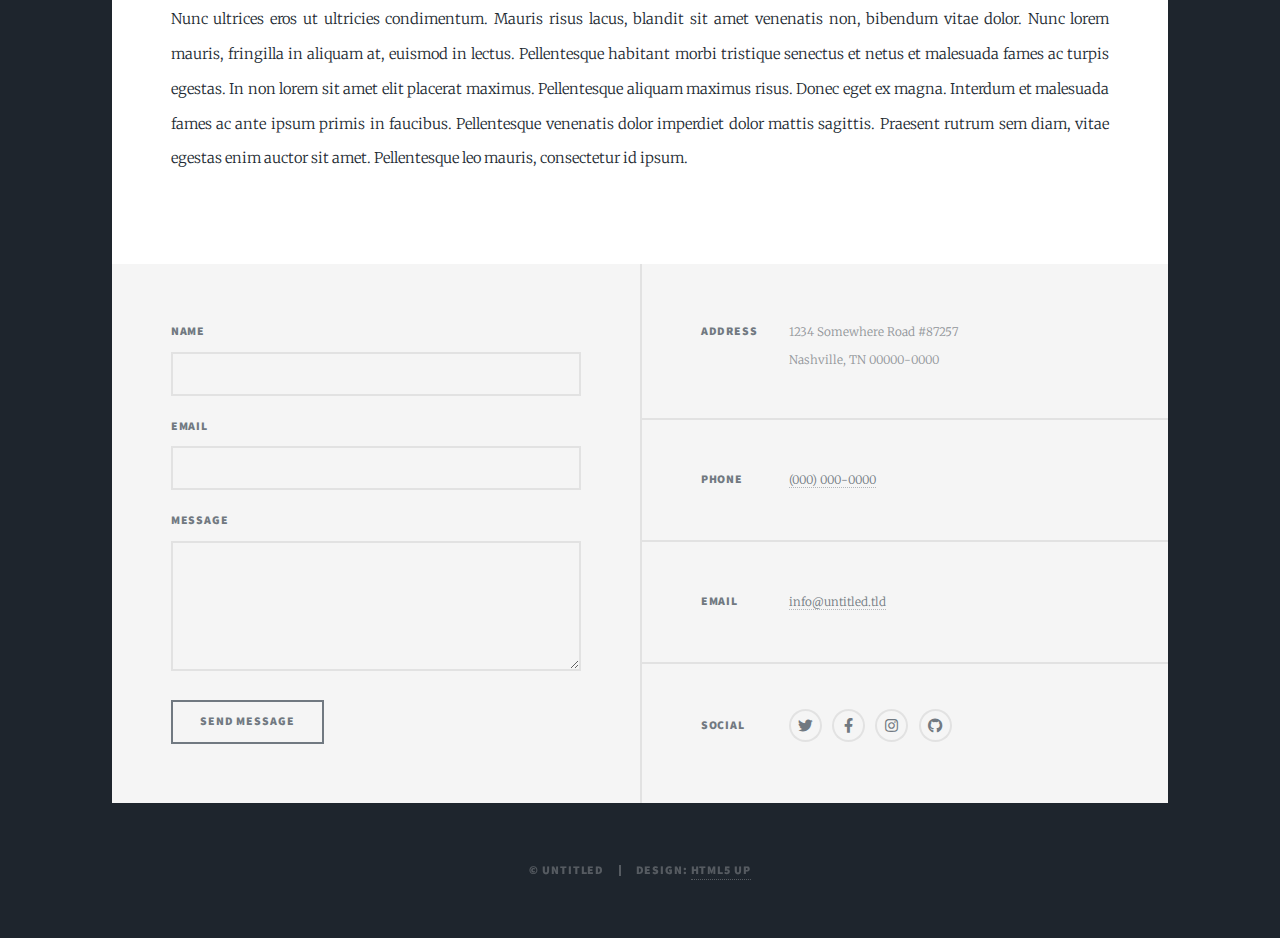
<file: generic2 - Copy.html>
<!DOCTYPE HTML>
<!--
	Massively by HTML5 UP
	html5up.net | @ajlkn
	Free for personal and commercial use under the CCA 3.0 license (html5up.net/license)
-->
<html>
	<head>
		<title>Quant Presale</title>
		<meta charset="utf-8" />
		<meta name="viewport" content="width=device-width, initial-scale=1, user-scalable=no" />
		<link rel="stylesheet" href="assets/css/main.css" />
		<noscript><link rel="stylesheet" href="assets/css/noscript.css" /></noscript>
	</head>
	<body class="is-preload">

		<!-- Wrapper -->
			<div id="wrapper">

				<!-- Header -->
					<header id="header">
						<a href="index.html" class="logo">Massively</a>
					</header>

				<!-- Nav -->
					<nav id="nav">
						<ul class="links">
							<li class="active"><a href="index.html">Quant Revolution</a></li>
							<li><a href="generic.html">How Quant works</a></li>
							<li><a href="elements.html">Charitable Fund</a></li>
							<li><a href="elements2 - Copy.html">New to Base?</a></li>
							<li><a href="generic2 - Copy.html">Presale</a></li>
						</ul>
						<ul class="icons">
							<li><a href="#" class="icon brands fa-twitter"><span class="label">Twitter</span></a></li>
							<li><a href="#" class="icon brands fa-facebook-f"><span class="label">Facebook</span></a></li>
							<li><a href="#" class="icon brands fa-instagram"><span class="label">Instagram</span></a></li>
							<li><a href="#" class="icon brands fa-github"><span class="label">GitHub</span></a></li>
						</ul>
					</nav>

				<!-- Main -->
					<div id="main">

						<!-- Post -->
							<section class="post">
								<header class="major">
									<span class="date">April 25, 2017</span>
									<h1>This is a<br />
									Presale</h1>
									<p>credit card, cash, or check accepted</p>
								</header>
								<div class="image main"><img src="images/IQC.jpg" alt="" /></div>
								<p>Donec eget ex magna. Interdum et malesuada fames ac ante ipsum primis in faucibus. Pellentesque venenatis dolor imperdiet dolor mattis sagittis. Praesent rutrum sem diam, vitae egestas enim auctor sit amet. Pellentesque leo mauris, consectetur id ipsum sit amet, fergiat. Pellentesque in mi eu massa lacinia malesuada et a elit. Donec urna ex, lacinia in purus ac, pretium pulvinar mauris. Nunc lorem mauris, fringilla in aliquam at, euismod in lectus. Pellentesque habitant morbi tristique senectus et netus et malesuada fames ac turpis egestas. Curabitur sapien risus, commodo eget turpis at, elementum convallis enim turpis, lorem ipsum dolor sit amet nullam.</p>
								<p>Lorem ipsum dolor sit amet, consectetur adipiscing elit. Duis dapibus rutrum facilisis. Class aptent taciti sociosqu ad litora torquent per conubia nostra, per inceptos himenaeos. Etiam tristique libero eu nibh porttitor fermentum. Nullam venenatis erat id vehicula viverra. Nunc ultrices eros ut ultricies condimentum. Mauris risus lacus, blandit sit amet venenatis non, bibendum vitae dolor. Nunc lorem mauris, fringilla in aliquam at, euismod in lectus. Pellentesque habitant morbi tristique senectus et netus et malesuada fames ac turpis egestas. In non lorem sit amet elit placerat maximus. Pellentesque aliquam maximus risus. Donec eget ex magna. Interdum et malesuada fames ac ante ipsum primis in faucibus. Pellentesque venenatis dolor imperdiet dolor mattis sagittis. Praesent rutrum sem diam, vitae egestas enim auctor sit amet. Pellentesque leo mauris, consectetur id ipsum.</p>
							</section>

					</div>

				<!-- Footer -->
					<footer id="footer">
						<section>
							<form method="post" action="#">
								<div class="fields">
									<div class="field">
										<label for="name">Name</label>
										<input type="text" name="name" id="name" />
									</div>
									<div class="field">
										<label for="email">Email</label>
										<input type="text" name="email" id="email" />
									</div>
									<div class="field">
										<label for="message">Message</label>
										<textarea name="message" id="message" rows="3"></textarea>
									</div>
								</div>
								<ul class="actions">
									<li><input type="submit" value="Send Message" /></li>
								</ul>
							</form>
						</section>
						<section class="split contact">
							<section class="alt">
								<h3>Address</h3>
								<p>1234 Somewhere Road #87257<br />
								Nashville, TN 00000-0000</p>
							</section>
							<section>
								<h3>Phone</h3>
								<p><a href="#">(000) 000-0000</a></p>
							</section>
							<section>
								<h3>Email</h3>
								<p><a href="#">info@untitled.tld</a></p>
							</section>
							<section>
								<h3>Social</h3>
								<ul class="icons alt">
									<li><a href="#" class="icon brands alt fa-twitter"><span class="label">Twitter</span></a></li>
									<li><a href="#" class="icon brands alt fa-facebook-f"><span class="label">Facebook</span></a></li>
									<li><a href="#" class="icon brands alt fa-instagram"><span class="label">Instagram</span></a></li>
									<li><a href="#" class="icon brands alt fa-github"><span class="label">GitHub</span></a></li>
								</ul>
							</section>
						</section>
					</footer>

				<!-- Copyright -->
					<div id="copyright">
						<ul><li>&copy; Untitled</li><li>Design: <a href="https://html5up.net">HTML5 UP</a></li></ul>
					</div>

			</div>

		<!-- Scripts -->
			<script src="assets/js/jquery.min.js"></script>
			<script src="assets/js/jquery.scrollex.min.js"></script>
			<script src="assets/js/jquery.scrolly.min.js"></script>
			<script src="assets/js/browser.min.js"></script>
			<script src="assets/js/breakpoints.min.js"></script>
			<script src="assets/js/util.js"></script>
			<script src="assets/js/main.js"></script>

	</body>
</html>
</file>
<file: assets/css/main.css>
@import url(fontawesome-all.min.css);
@import url("https://fonts.googleapis.com/css?family=Merriweather:300,700,300italic,700italic|Source+Sans+Pro:900");

/*
	Massively by HTML5 UP
	html5up.net | @ajlkn
	Free for personal and commercial use under the CCA 3.0 license (html5up.net/license)
*/

html, body, div, span, applet, object,
iframe, h1, h2, h3, h4, h5, h6, p, blockquote,
pre, a, abbr, acronym, address, big, cite,
code, del, dfn, em, img, ins, kbd, q, s, samp,
small, strike, strong, sub, sup, tt, var, b,
u, i, center, dl, dt, dd, ol, ul, li, fieldset,
form, label, legend, table, caption, tbody,
tfoot, thead, tr, th, td, article, aside,
canvas, details, embed, figure, figcaption,
footer, header, hgroup, menu, nav, output, ruby,
section, summary, time, mark, audio, video {
	margin: 0;
	padding: 0;
	border: 0;
	font-size: 100%;
	font: inherit;
	vertical-align: baseline;}

article, aside, details, figcaption, figure,
footer, header, hgroup, menu, nav, section {
	display: block;}

body {
	line-height: 1;
}

ol, ul {
	list-style: none;
}

blockquote, q {
	quotes: none;
}

	blockquote:before, blockquote:after, q:before, q:after {
		content: '';
		content: none;
	}

table {
	border-collapse: collapse;
	border-spacing: 0;
}

body {
	-webkit-text-size-adjust: none;
}

mark {
	background-color: transparent;
	color: inherit;
}

input::-moz-focus-inner {
	border: 0;
	padding: 0;
}

input, select, textarea {
	-moz-appearance: none;
	-webkit-appearance: none;
	-ms-appearance: none;
	appearance: none;
}

/* Basic */

	@-ms-viewport {
		width: device-width;
	}

	body {
		-ms-overflow-style: scrollbar;
	}

	@media screen and (max-width: 480px) {

		html, body {
			min-width: 320px;
		}

	}

	html {
		box-sizing: border-box;
	}

	*, *:before, *:after {
		box-sizing: inherit;
	}

	body {
		background-color: #1e252d;
	}

		body.is-preload *, body.is-preload *:before, body.is-preload *:after {
			-moz-animation: none !important;
			-webkit-animation: none !important;
			-ms-animation: none !important;
			animation: none !important;
			-moz-transition: none !important;
			-webkit-transition: none !important;
			-ms-transition: none !important;
			transition: none !important;
		}

/* Type */

	html {
		font-size: 16pt;
	}

		@media screen and (max-width: 1680px) {

			html {
				font-size: 12pt;
			}

		}

		@media screen and (max-width: 1280px) {

			html {
				font-size: 11pt;
			}

		}

		@media screen and (max-width: 360px) {

			html {
				font-size: 10pt;
			}

		}

	body {
		color: #212931;
	}

	body, input, select, textarea {
		font-family: "Merriweather", Georgia, serif;
		font-weight: 300;
		font-size: 1rem;
		line-height: 2.375;
	}

	a {
		-moz-transition: color 0.2s ease-in-out, background-color 0.2s ease-in-out, border-color 0.2s ease-in-out, box-shadow 0.2s ease-in-out;
		-webkit-transition: color 0.2s ease-in-out, background-color 0.2s ease-in-out, border-color 0.2s ease-in-out, box-shadow 0.2s ease-in-out;
		-ms-transition: color 0.2s ease-in-out, background-color 0.2s ease-in-out, border-color 0.2s ease-in-out, box-shadow 0.2s ease-in-out;
		transition: color 0.2s ease-in-out, background-color 0.2s ease-in-out, border-color 0.2s ease-in-out, box-shadow 0.2s ease-in-out;
		border-bottom: dotted 1px;
		text-decoration: none;
	}

		a:hover {
			border-bottom-color: transparent;
			animation: slide 35s linear infinite forwards;
		}

	strong, b {
		font-weight: 600;
	}

	em, i {
		font-style: italic;
	}

	p {
		text-align: justify;
		margin: 0 0 2rem 0;
	}

	h1, h2, h3, h4, h5, h6 {
		font-family: "Source Sans Pro", Helvetica, sans-serif;
		font-weight: 900;
		line-height: 1.5;
		letter-spacing: 0.075em;
		text-transform: uppercase;
		margin: 0 0 1rem 0;
	}

		h1 a, h2 a, h3 a, h4 a, h5 a, h6 a {
			border-bottom: 0;
			color: inherit;
			text-decoration: none;
		}

	h1 {
		font-size: 4rem;
		line-height: 1.1;
		margin: 0 0 2rem 0;
	}

	h2 {
		font-size: 1.75rem;
		line-height: 1.3;
		margin: 0 0 1.5rem 0;
	}

	h3 {
		font-size: 1.25rem;
		margin: 0 0 1.5rem 0;
	}

	h4 {
		font-size: 1rem;
	}

	h5 {
		font-size: 0.9rem;
	}

	h6 {
		font-size: 0.8rem;
	}

	sub {
		font-size: 0.8rem;
		position: relative;
		top: 0.5rem;
	}

	sup {
		font-size: 0.8rem;
		position: relative;
		top: -0.5rem;
	}

	blockquote {
		border-left: solid 4px;
		font-style: italic;
		margin: 0 0 2rem 0;
		padding: 0.5rem 0 0.5rem 2rem;
	}

	code {
		border: solid 2px;
		font-family: "Courier New", monospace;
		font-size: 0.9rem;
		margin: 0 0.25rem;
		padding: 0.25rem 0.65rem;
	}

	pre {
		-webkit-overflow-scrolling: touch;
		font-family: "Courier New", monospace;
		font-size: 0.9rem;
		margin: 0 0 2rem 0;
	}

		pre code {
			display: block;
			line-height: 1.75;
			padding: 1rem 1.5rem;
			overflow-x: auto;
		}

	hr {
		border: 0;
		border-bottom: solid 2px;
		margin: 3rem 0;
	}

		hr.major {
			margin: 5rem 0;
		}

	.align-left {
		text-align: left;
	}

	.align-center {
		text-align: center;
	}

	.align-right {
		text-align: right;
	}

	input, select, textarea {
		color: #212931;
	}

	a {
		color: #212931;
		border-bottom-color: rgba(33, 41, 49, 0.5);
	}

		a:hover {
			border-bottom-color: transparent;
			-webkit-text-fill-color: transparent;
    -webkit-background-clip: text;
    background-image: linear-gradient(
		to right,
		#462523 0,
		#cb9b51 22%, 
		#f6e27a 45%,
		#f6f2c0 50%,
		#f6e27a 55%,
		#cb9b51 78%,
		#462523 100%
		);
		animation: slide 35s linear infinite forwards;
		}

	strong, b {
		color: #212931;
	}

	h1, h2, h3, h4, h5, h6 {
		color: #212931;
	}

	blockquote {
		border-left-color: #eeeeee;
	}

	code {
		background: rgba(220, 220, 220, 0.25);
		border-color: #eeeeee;
	}

	hr {
		border-bottom-color: #eeeeee;
	}

	c:hover {
		border-bottom-color: transparent;
		-webkit-text-fill-color: transparent;
-webkit-background-clip: text;
background-image: linear-gradient(
	to right,
	#462523 0,
	#cb9b51 22%, 
	#f6e27a 45%,
	#f6f2c0 50%,
	#f6e27a 55%,
	#cb9b51 78%,
	#462523 100%
	);
	animation: slide 75s linear infinite forwards;
	}

/* Row */

	.row {
		display: flex;
		flex-wrap: wrap;
		box-sizing: border-box;
		align-items: stretch;
	}

		.row > * {
			box-sizing: border-box;
		}

		.row.gtr-uniform > * > :last-child {
			margin-bottom: 0;
		}

		.row.aln-left {
			justify-content: flex-start;
		}

		.row.aln-center {
			justify-content: center;
		}

		.row.aln-right {
			justify-content: flex-end;
		}

		.row.aln-top {
			align-items: flex-start;
		}

		.row.aln-middle {
			align-items: center;
		}

		.row.aln-bottom {
			align-items: flex-end;
		}

		.row > .imp {
			order: -1;
		}

		.row > .col-1 {
			width: 8.33333%;
		}

		.row > .off-1 {
			margin-left: 8.33333%;
		}

		.row > .col-2 {
			width: 16.66667%;
		}

		.row > .off-2 {
			margin-left: 16.66667%;
		}

		.row > .col-3 {
			width: 25%;
		}

		.row > .off-3 {
			margin-left: 25%;
		}

		.row > .col-4 {
			width: 33.33333%;
		}

		.row > .off-4 {
			margin-left: 33.33333%;
		}

		.row > .col-5 {
			width: 41.66667%;
		}

		.row > .off-5 {
			margin-left: 41.66667%;
		}

		.row > .col-6 {
			width: 50%;
		}

		.row > .off-6 {
			margin-left: 50%;
		}

		.row > .col-7 {
			width: 58.33333%;
		}

		.row > .off-7 {
			margin-left: 58.33333%;
		}

		.row > .col-8 {
			width: 66.66667%;
		}

		.row > .off-8 {
			margin-left: 66.66667%;
		}

		.row > .col-9 {
			width: 75%;
		}

		.row > .off-9 {
			margin-left: 75%;
		}

		.row > .col-10 {
			width: 83.33333%;
		}

		.row > .off-10 {
			margin-left: 83.33333%;
		}

		.row > .col-11 {
			width: 91.66667%;
		}

		.row > .off-11 {
			margin-left: 91.66667%;
		}

		.row > .col-12 {
			width: 100%;
		}

		.row > .off-12 {
			margin-left: 100%;
		}

		.row.gtr-0 {
			margin-top: 0;
			margin-left: 0rem;
		}

			.row.gtr-0 > * {
				padding: 0 0 0 0rem;
			}

			.row.gtr-0.gtr-uniform {
				margin-top: 0rem;
			}

				.row.gtr-0.gtr-uniform > * {
					padding-top: 0rem;
				}

		.row.gtr-25 {
			margin-top: 0;
			margin-left: -0.375rem;
		}

			.row.gtr-25 > * {
				padding: 0 0 0 0.375rem;
			}

			.row.gtr-25.gtr-uniform {
				margin-top: -0.375rem;
			}

				.row.gtr-25.gtr-uniform > * {
					padding-top: 0.375rem;
				}

		.row.gtr-50 {
			margin-top: 0;
			margin-left: -0.75rem;
		}

			.row.gtr-50 > * {
				padding: 0 0 0 0.75rem;
			}

			.row.gtr-50.gtr-uniform {
				margin-top: -0.75rem;
			}

				.row.gtr-50.gtr-uniform > * {
					padding-top: 0.75rem;
				}

		.row {
			margin-top: 0;
			margin-left: -1.5rem;
		}

			.row > * {
				padding: 0 0 0 1.5rem;
			}

			.row.gtr-uniform {
				margin-top: -1.5rem;
			}

				.row.gtr-uniform > * {
					padding-top: 1.5rem;
				}

		.row.gtr-150 {
			margin-top: 0;
			margin-left: -2.25rem;
		}

			.row.gtr-150 > * {
				padding: 0 0 0 2.25rem;
			}

			.row.gtr-150.gtr-uniform {
				margin-top: -2.25rem;
			}

				.row.gtr-150.gtr-uniform > * {
					padding-top: 2.25rem;
				}

		.row.gtr-200 {
			margin-top: 0;
			margin-left: -3rem;
		}

			.row.gtr-200 > * {
				padding: 0 0 0 3rem;
			}

			.row.gtr-200.gtr-uniform {
				margin-top: -3rem;
			}

				.row.gtr-200.gtr-uniform > * {
					padding-top: 3rem;
				}

		@media screen and (max-width: 1680px) {

			.row {
				display: flex;
				flex-wrap: wrap;
				box-sizing: border-box;
				align-items: stretch;
			}

				.row > * {
					box-sizing: border-box;
				}

				.row.gtr-uniform > * > :last-child {
					margin-bottom: 0;
				}

				.row.aln-left {
					justify-content: flex-start;
				}

				.row.aln-center {
					justify-content: center;
				}

				.row.aln-right {
					justify-content: flex-end;
				}

				.row.aln-top {
					align-items: flex-start;
				}

				.row.aln-middle {
					align-items: center;
				}

				.row.aln-bottom {
					align-items: flex-end;
				}

				.row > .imp-xlarge {
					order: -1;
				}

				.row > .col-1-xlarge {
					width: 8.33333%;
				}

				.row > .off-1-xlarge {
					margin-left: 8.33333%;
				}

				.row > .col-2-xlarge {
					width: 16.66667%;
				}

				.row > .off-2-xlarge {
					margin-left: 16.66667%;
				}

				.row > .col-3-xlarge {
					width: 25%;
				}

				.row > .off-3-xlarge {
					margin-left: 25%;
				}

				.row > .col-4-xlarge {
					width: 33.33333%;
				}

				.row > .off-4-xlarge {
					margin-left: 33.33333%;
				}

				.row > .col-5-xlarge {
					width: 41.66667%;
				}

				.row > .off-5-xlarge {
					margin-left: 41.66667%;
				}

				.row > .col-6-xlarge {
					width: 50%;
				}

				.row > .off-6-xlarge {
					margin-left: 50%;
				}

				.row > .col-7-xlarge {
					width: 58.33333%;
				}

				.row > .off-7-xlarge {
					margin-left: 58.33333%;
				}

				.row > .col-8-xlarge {
					width: 66.66667%;
				}

				.row > .off-8-xlarge {
					margin-left: 66.66667%;
				}

				.row > .col-9-xlarge {
					width: 75%;
				}

				.row > .off-9-xlarge {
					margin-left: 75%;
				}

				.row > .col-10-xlarge {
					width: 83.33333%;
				}

				.row > .off-10-xlarge {
					margin-left: 83.33333%;
				}

				.row > .col-11-xlarge {
					width: 91.66667%;
				}

				.row > .off-11-xlarge {
					margin-left: 91.66667%;
				}

				.row > .col-12-xlarge {
					width: 100%;
				}

				.row > .off-12-xlarge {
					margin-left: 100%;
				}

				.row.gtr-0 {
					margin-top: 0;
					margin-left: 0rem;
				}

					.row.gtr-0 > * {
						padding: 0 0 0 0rem;
					}

					.row.gtr-0.gtr-uniform {
						margin-top: 0rem;
					}

						.row.gtr-0.gtr-uniform > * {
							padding-top: 0rem;
						}

				.row.gtr-25 {
					margin-top: 0;
					margin-left: -0.375rem;
				}

					.row.gtr-25 > * {
						padding: 0 0 0 0.375rem;
					}

					.row.gtr-25.gtr-uniform {
						margin-top: -0.375rem;
					}

						.row.gtr-25.gtr-uniform > * {
							padding-top: 0.375rem;
						}

				.row.gtr-50 {
					margin-top: 0;
					margin-left: -0.75rem;
				}

					.row.gtr-50 > * {
						padding: 0 0 0 0.75rem;
					}

					.row.gtr-50.gtr-uniform {
						margin-top: -0.75rem;
					}

						.row.gtr-50.gtr-uniform > * {
							padding-top: 0.75rem;
						}

				.row {
					margin-top: 0;
					margin-left: -1.5rem;
				}

					.row > * {
						padding: 0 0 0 1.5rem;
					}

					.row.gtr-uniform {
						margin-top: -1.5rem;
					}

						.row.gtr-uniform > * {
							padding-top: 1.5rem;
						}

				.row.gtr-150 {
					margin-top: 0;
					margin-left: -2.25rem;
				}

					.row.gtr-150 > * {
						padding: 0 0 0 2.25rem;
					}

					.row.gtr-150.gtr-uniform {
						margin-top: -2.25rem;
					}

						.row.gtr-150.gtr-uniform > * {
							padding-top: 2.25rem;
						}

				.row.gtr-200 {
					margin-top: 0;
					margin-left: -3rem;
				}

					.row.gtr-200 > * {
						padding: 0 0 0 3rem;
					}

					.row.gtr-200.gtr-uniform {
						margin-top: -3rem;
					}

						.row.gtr-200.gtr-uniform > * {
							padding-top: 3rem;
						}

		}

		@media screen and (max-width: 1280px) {

			.row {
				display: flex;
				flex-wrap: wrap;
				box-sizing: border-box;
				align-items: stretch;
			}

				.row > * {
					box-sizing: border-box;
				}

				.row.gtr-uniform > * > :last-child {
					margin-bottom: 0;
				}

				.row.aln-left {
					justify-content: flex-start;
				}

				.row.aln-center {
					justify-content: center;
				}

				.row.aln-right {
					justify-content: flex-end;
				}

				.row.aln-top {
					align-items: flex-start;
				}

				.row.aln-middle {
					align-items: center;
				}

				.row.aln-bottom {
					align-items: flex-end;
				}

				.row > .imp-large {
					order: -1;
				}

				.row > .col-1-large {
					width: 8.33333%;
				}

				.row > .off-1-large {
					margin-left: 8.33333%;
				}

				.row > .col-2-large {
					width: 16.66667%;
				}

				.row > .off-2-large {
					margin-left: 16.66667%;
				}

				.row > .col-3-large {
					width: 25%;
				}

				.row > .off-3-large {
					margin-left: 25%;
				}

				.row > .col-4-large {
					width: 33.33333%;
				}

				.row > .off-4-large {
					margin-left: 33.33333%;
				}

				.row > .col-5-large {
					width: 41.66667%;
				}

				.row > .off-5-large {
					margin-left: 41.66667%;
				}

				.row > .col-6-large {
					width: 50%;
				}

				.row > .off-6-large {
					margin-left: 50%;
				}

				.row > .col-7-large {
					width: 58.33333%;
				}

				.row > .off-7-large {
					margin-left: 58.33333%;
				}

				.row > .col-8-large {
					width: 66.66667%;
				}

				.row > .off-8-large {
					margin-left: 66.66667%;
				}

				.row > .col-9-large {
					width: 75%;
				}

				.row > .off-9-large {
					margin-left: 75%;
				}

				.row > .col-10-large {
					width: 83.33333%;
				}

				.row > .off-10-large {
					margin-left: 83.33333%;
				}

				.row > .col-11-large {
					width: 91.66667%;
				}

				.row > .off-11-large {
					margin-left: 91.66667%;
				}

				.row > .col-12-large {
					width: 100%;
				}

				.row > .off-12-large {
					margin-left: 100%;
				}

				.row.gtr-0 {
					margin-top: 0;
					margin-left: 0rem;
				}

					.row.gtr-0 > * {
						padding: 0 0 0 0rem;
					}

					.row.gtr-0.gtr-uniform {
						margin-top: 0rem;
					}

						.row.gtr-0.gtr-uniform > * {
							padding-top: 0rem;
						}

				.row.gtr-25 {
					margin-top: 0;
					margin-left: -0.375rem;
				}

					.row.gtr-25 > * {
						padding: 0 0 0 0.375rem;
					}

					.row.gtr-25.gtr-uniform {
						margin-top: -0.375rem;
					}

						.row.gtr-25.gtr-uniform > * {
							padding-top: 0.375rem;
						}

				.row.gtr-50 {
					margin-top: 0;
					margin-left: -0.75rem;
				}

					.row.gtr-50 > * {
						padding: 0 0 0 0.75rem;
					}

					.row.gtr-50.gtr-uniform {
						margin-top: -0.75rem;
					}

						.row.gtr-50.gtr-uniform > * {
							padding-top: 0.75rem;
						}

				.row {
					margin-top: 0;
					margin-left: -1.5rem;
				}

					.row > * {
						padding: 0 0 0 1.5rem;
					}

					.row.gtr-uniform {
						margin-top: -1.5rem;
					}

						.row.gtr-uniform > * {
							padding-top: 1.5rem;
						}

				.row.gtr-150 {
					margin-top: 0;
					margin-left: -2.25rem;
				}

					.row.gtr-150 > * {
						padding: 0 0 0 2.25rem;
					}

					.row.gtr-150.gtr-uniform {
						margin-top: -2.25rem;
					}

						.row.gtr-150.gtr-uniform > * {
							padding-top: 2.25rem;
						}

				.row.gtr-200 {
					margin-top: 0;
					margin-left: -3rem;
				}

					.row.gtr-200 > * {
						padding: 0 0 0 3rem;
					}

					.row.gtr-200.gtr-uniform {
						margin-top: -3rem;
					}

						.row.gtr-200.gtr-uniform > * {
							padding-top: 3rem;
						}

		}

		@media screen and (max-width: 980px) {

			.row {
				display: flex;
				flex-wrap: wrap;
				box-sizing: border-box;
				align-items: stretch;
			}

				.row > * {
					box-sizing: border-box;
				}

				.row.gtr-uniform > * > :last-child {
					margin-bottom: 0;
				}

				.row.aln-left {
					justify-content: flex-start;
				}

				.row.aln-center {
					justify-content: center;
				}

				.row.aln-right {
					justify-content: flex-end;
				}

				.row.aln-top {
					align-items: flex-start;
				}

				.row.aln-middle {
					align-items: center;
				}

				.row.aln-bottom {
					align-items: flex-end;
				}

				.row > .imp-medium {
					order: -1;
				}

				.row > .col-1-medium {
					width: 8.33333%;
				}

				.row > .off-1-medium {
					margin-left: 8.33333%;
				}

				.row > .col-2-medium {
					width: 16.66667%;
				}

				.row > .off-2-medium {
					margin-left: 16.66667%;
				}

				.row > .col-3-medium {
					width: 25%;
				}

				.row > .off-3-medium {
					margin-left: 25%;
				}

				.row > .col-4-medium {
					width: 33.33333%;
				}

				.row > .off-4-medium {
					margin-left: 33.33333%;
				}

				.row > .col-5-medium {
					width: 41.66667%;
				}

				.row > .off-5-medium {
					margin-left: 41.66667%;
				}

				.row > .col-6-medium {
					width: 50%;
				}

				.row > .off-6-medium {
					margin-left: 50%;
				}

				.row > .col-7-medium {
					width: 58.33333%;
				}

				.row > .off-7-medium {
					margin-left: 58.33333%;
				}

				.row > .col-8-medium {
					width: 66.66667%;
				}

				.row > .off-8-medium {
					margin-left: 66.66667%;
				}

				.row > .col-9-medium {
					width: 75%;
				}

				.row > .off-9-medium {
					margin-left: 75%;
				}

				.row > .col-10-medium {
					width: 83.33333%;
				}

				.row > .off-10-medium {
					margin-left: 83.33333%;
				}

				.row > .col-11-medium {
					width: 91.66667%;
				}

				.row > .off-11-medium {
					margin-left: 91.66667%;
				}

				.row > .col-12-medium {
					width: 100%;
				}

				.row > .off-12-medium {
					margin-left: 100%;
				}

				.row.gtr-0 {
					margin-top: 0;
					margin-left: 0rem;
				}

					.row.gtr-0 > * {
						padding: 0 0 0 0rem;
					}

					.row.gtr-0.gtr-uniform {
						margin-top: 0rem;
					}

						.row.gtr-0.gtr-uniform > * {
							padding-top: 0rem;
						}

				.row.gtr-25 {
					margin-top: 0;
					margin-left: -0.375rem;
				}

					.row.gtr-25 > * {
						padding: 0 0 0 0.375rem;
					}

					.row.gtr-25.gtr-uniform {
						margin-top: -0.375rem;
					}

						.row.gtr-25.gtr-uniform > * {
							padding-top: 0.375rem;
						}

				.row.gtr-50 {
					margin-top: 0;
					margin-left: -0.75rem;
				}

					.row.gtr-50 > * {
						padding: 0 0 0 0.75rem;
					}

					.row.gtr-50.gtr-uniform {
						margin-top: -0.75rem;
					}

						.row.gtr-50.gtr-uniform > * {
							padding-top: 0.75rem;
						}

				.row {
					margin-top: 0;
					margin-left: -1.5rem;
				}

					.row > * {
						padding: 0 0 0 1.5rem;
					}

					.row.gtr-uniform {
						margin-top: -1.5rem;
					}

						.row.gtr-uniform > * {
							padding-top: 1.5rem;
						}

				.row.gtr-150 {
					margin-top: 0;
					margin-left: -2.25rem;
				}

					.row.gtr-150 > * {
						padding: 0 0 0 2.25rem;
					}

					.row.gtr-150.gtr-uniform {
						margin-top: -2.25rem;
					}

						.row.gtr-150.gtr-uniform > * {
							padding-top: 2.25rem;
						}

				.row.gtr-200 {
					margin-top: 0;
					margin-left: -3rem;
				}

					.row.gtr-200 > * {
						padding: 0 0 0 3rem;
					}

					.row.gtr-200.gtr-uniform {
						margin-top: -3rem;
					}

						.row.gtr-200.gtr-uniform > * {
							padding-top: 3rem;
						}

		}

		@media screen and (max-width: 736px) {

			.row {
				display: flex;
				flex-wrap: wrap;
				box-sizing: border-box;
				align-items: stretch;
			}

				.row > * {
					box-sizing: border-box;
				}

				.row.gtr-uniform > * > :last-child {
					margin-bottom: 0;
				}

				.row.aln-left {
					justify-content: flex-start;
				}

				.row.aln-center {
					justify-content: center;
				}

				.row.aln-right {
					justify-content: flex-end;
				}

				.row.aln-top {
					align-items: flex-start;
				}

				.row.aln-middle {
					align-items: center;
				}

				.row.aln-bottom {
					align-items: flex-end;
				}

				.row > .imp-small {
					order: -1;
				}

				.row > .col-1-small {
					width: 8.33333%;
				}

				.row > .off-1-small {
					margin-left: 8.33333%;
				}

				.row > .col-2-small {
					width: 16.66667%;
				}

				.row > .off-2-small {
					margin-left: 16.66667%;
				}

				.row > .col-3-small {
					width: 25%;
				}

				.row > .off-3-small {
					margin-left: 25%;
				}

				.row > .col-4-small {
					width: 33.33333%;
				}

				.row > .off-4-small {
					margin-left: 33.33333%;
				}

				.row > .col-5-small {
					width: 41.66667%;
				}

				.row > .off-5-small {
					margin-left: 41.66667%;
				}

				.row > .col-6-small {
					width: 50%;
				}

				.row > .off-6-small {
					margin-left: 50%;
				}

				.row > .col-7-small {
					width: 58.33333%;
				}

				.row > .off-7-small {
					margin-left: 58.33333%;
				}

				.row > .col-8-small {
					width: 66.66667%;
				}

				.row > .off-8-small {
					margin-left: 66.66667%;
				}

				.row > .col-9-small {
					width: 75%;
				}

				.row > .off-9-small {
					margin-left: 75%;
				}

				.row > .col-10-small {
					width: 83.33333%;
				}

				.row > .off-10-small {
					margin-left: 83.33333%;
				}

				.row > .col-11-small {
					width: 91.66667%;
				}

				.row > .off-11-small {
					margin-left: 91.66667%;
				}

				.row > .col-12-small {
					width: 100%;
				}

				.row > .off-12-small {
					margin-left: 100%;
				}

				.row.gtr-0 {
					margin-top: 0;
					margin-left: 0rem;
				}

					.row.gtr-0 > * {
						padding: 0 0 0 0rem;
					}

					.row.gtr-0.gtr-uniform {
						margin-top: 0rem;
					}

						.row.gtr-0.gtr-uniform > * {
							padding-top: 0rem;
						}

				.row.gtr-25 {
					margin-top: 0;
					margin-left: -0.375rem;
				}

					.row.gtr-25 > * {
						padding: 0 0 0 0.375rem;
					}

					.row.gtr-25.gtr-uniform {
						margin-top: -0.375rem;
					}

						.row.gtr-25.gtr-uniform > * {
							padding-top: 0.375rem;
						}

				.row.gtr-50 {
					margin-top: 0;
					margin-left: -0.75rem;
				}

					.row.gtr-50 > * {
						padding: 0 0 0 0.75rem;
					}

					.row.gtr-50.gtr-uniform {
						margin-top: -0.75rem;
					}

						.row.gtr-50.gtr-uniform > * {
							padding-top: 0.75rem;
						}

				.row {
					margin-top: 0;
					margin-left: -1.5rem;
				}

					.row > * {
						padding: 0 0 0 1.5rem;
					}

					.row.gtr-uniform {
						margin-top: -1.5rem;
					}

						.row.gtr-uniform > * {
							padding-top: 1.5rem;
						}

				.row.gtr-150 {
					margin-top: 0;
					margin-left: -2.25rem;
				}

					.row.gtr-150 > * {
						padding: 0 0 0 2.25rem;
					}

					.row.gtr-150.gtr-uniform {
						margin-top: -2.25rem;
					}

						.row.gtr-150.gtr-uniform > * {
							padding-top: 2.25rem;
						}

				.row.gtr-200 {
					margin-top: 0;
					margin-left: -3rem;
				}

					.row.gtr-200 > * {
						padding: 0 0 0 3rem;
					}

					.row.gtr-200.gtr-uniform {
						margin-top: -3rem;
					}

						.row.gtr-200.gtr-uniform > * {
							padding-top: 3rem;
						}

		}

		@media screen and (max-width: 480px) {

			.row {
				display: flex;
				flex-wrap: wrap;
				box-sizing: border-box;
				align-items: stretch;
			}

				.row > * {
					box-sizing: border-box;
				}

				.row.gtr-uniform > * > :last-child {
					margin-bottom: 0;
				}

				.row.aln-left {
					justify-content: flex-start;
				}

				.row.aln-center {
					justify-content: center;
				}

				.row.aln-right {
					justify-content: flex-end;
				}

				.row.aln-top {
					align-items: flex-start;
				}

				.row.aln-middle {
					align-items: center;
				}

				.row.aln-bottom {
					align-items: flex-end;
				}

				.row > .imp-xsmall {
					order: -1;
				}

				.row > .col-1-xsmall {
					width: 8.33333%;
				}

				.row > .off-1-xsmall {
					margin-left: 8.33333%;
				}

				.row > .col-2-xsmall {
					width: 16.66667%;
				}

				.row > .off-2-xsmall {
					margin-left: 16.66667%;
				}

				.row > .col-3-xsmall {
					width: 25%;
				}

				.row > .off-3-xsmall {
					margin-left: 25%;
				}

				.row > .col-4-xsmall {
					width: 33.33333%;
				}

				.row > .off-4-xsmall {
					margin-left: 33.33333%;
				}

				.row > .col-5-xsmall {
					width: 41.66667%;
				}

				.row > .off-5-xsmall {
					margin-left: 41.66667%;
				}

				.row > .col-6-xsmall {
					width: 50%;
				}

				.row > .off-6-xsmall {
					margin-left: 50%;
				}

				.row > .col-7-xsmall {
					width: 58.33333%;
				}

				.row > .off-7-xsmall {
					margin-left: 58.33333%;
				}

				.row > .col-8-xsmall {
					width: 66.66667%;
				}

				.row > .off-8-xsmall {
					margin-left: 66.66667%;
				}

				.row > .col-9-xsmall {
					width: 75%;
				}

				.row > .off-9-xsmall {
					margin-left: 75%;
				}

				.row > .col-10-xsmall {
					width: 83.33333%;
				}

				.row > .off-10-xsmall {
					margin-left: 83.33333%;
				}

				.row > .col-11-xsmall {
					width: 91.66667%;
				}

				.row > .off-11-xsmall {
					margin-left: 91.66667%;
				}

				.row > .col-12-xsmall {
					width: 100%;
				}

				.row > .off-12-xsmall {
					margin-left: 100%;
				}

				.row.gtr-0 {
					margin-top: 0;
					margin-left: 0rem;
				}

					.row.gtr-0 > * {
						padding: 0 0 0 0rem;
					}

					.row.gtr-0.gtr-uniform {
						margin-top: 0rem;
					}

						.row.gtr-0.gtr-uniform > * {
							padding-top: 0rem;
						}

				.row.gtr-25 {
					margin-top: 0;
					margin-left: -0.375rem;
				}

					.row.gtr-25 > * {
						padding: 0 0 0 0.375rem;
					}

					.row.gtr-25.gtr-uniform {
						margin-top: -0.375rem;
					}

						.row.gtr-25.gtr-uniform > * {
							padding-top: 0.375rem;
						}

				.row.gtr-50 {
					margin-top: 0;
					margin-left: -0.75rem;
				}

					.row.gtr-50 > * {
						padding: 0 0 0 0.75rem;
					}

					.row.gtr-50.gtr-uniform {
						margin-top: -0.75rem;
					}

						.row.gtr-50.gtr-uniform > * {
							padding-top: 0.75rem;
						}

				.row {
					margin-top: 0;
					margin-left: -1.5rem;
				}

					.row > * {
						padding: 0 0 0 1.5rem;
					}

					.row.gtr-uniform {
						margin-top: -1.5rem;
					}

						.row.gtr-uniform > * {
							padding-top: 1.5rem;
						}

				.row.gtr-150 {
					margin-top: 0;
					margin-left: -2.25rem;
				}

					.row.gtr-150 > * {
						padding: 0 0 0 2.25rem;
					}

					.row.gtr-150.gtr-uniform {
						margin-top: -2.25rem;
					}

						.row.gtr-150.gtr-uniform > * {
							padding-top: 2.25rem;
						}

				.row.gtr-200 {
					margin-top: 0;
					margin-left: -3rem;
				}

					.row.gtr-200 > * {
						padding: 0 0 0 3rem;
					}

					.row.gtr-200.gtr-uniform {
						margin-top: -3rem;
					}

						.row.gtr-200.gtr-uniform > * {
							padding-top: 3rem;
						}

		}

		@media screen and (max-width: 360px) {

			.row {
				display: flex;
				flex-wrap: wrap;
				box-sizing: border-box;
				align-items: stretch;
			}

				.row > * {
					box-sizing: border-box;
				}

				.row.gtr-uniform > * > :last-child {
					margin-bottom: 0;
				}

				.row.aln-left {
					justify-content: flex-start;
				}

				.row.aln-center {
					justify-content: center;
				}

				.row.aln-right {
					justify-content: flex-end;
				}

				.row.aln-top {
					align-items: flex-start;
				}

				.row.aln-middle {
					align-items: center;
				}

				.row.aln-bottom {
					align-items: flex-end;
				}

				.row > .imp-xxsmall {
					order: -1;
				}

				.row > .col-1-xxsmall {
					width: 8.33333%;
				}

				.row > .off-1-xxsmall {
					margin-left: 8.33333%;
				}

				.row > .col-2-xxsmall {
					width: 16.66667%;
				}

				.row > .off-2-xxsmall {
					margin-left: 16.66667%;
				}

				.row > .col-3-xxsmall {
					width: 25%;
				}

				.row > .off-3-xxsmall {
					margin-left: 25%;
				}

				.row > .col-4-xxsmall {
					width: 33.33333%;
				}

				.row > .off-4-xxsmall {
					margin-left: 33.33333%;
				}

				.row > .col-5-xxsmall {
					width: 41.66667%;
				}

				.row > .off-5-xxsmall {
					margin-left: 41.66667%;
				}

				.row > .col-6-xxsmall {
					width: 50%;
				}

				.row > .off-6-xxsmall {
					margin-left: 50%;
				}

				.row > .col-7-xxsmall {
					width: 58.33333%;
				}

				.row > .off-7-xxsmall {
					margin-left: 58.33333%;
				}

				.row > .col-8-xxsmall {
					width: 66.66667%;
				}

				.row > .off-8-xxsmall {
					margin-left: 66.66667%;
				}

				.row > .col-9-xxsmall {
					width: 75%;
				}

				.row > .off-9-xxsmall {
					margin-left: 75%;
				}

				.row > .col-10-xxsmall {
					width: 83.33333%;
				}

				.row > .off-10-xxsmall {
					margin-left: 83.33333%;
				}

				.row > .col-11-xxsmall {
					width: 91.66667%;
				}

				.row > .off-11-xxsmall {
					margin-left: 91.66667%;
				}

				.row > .col-12-xxsmall {
					width: 100%;
				}

				.row > .off-12-xxsmall {
					margin-left: 100%;
				}

				.row.gtr-0 {
					margin-top: 0;
					margin-left: 0rem;
				}

					.row.gtr-0 > * {
						padding: 0 0 0 0rem;
					}

					.row.gtr-0.gtr-uniform {
						margin-top: 0rem;
					}

						.row.gtr-0.gtr-uniform > * {
							padding-top: 0rem;
						}

				.row.gtr-25 {
					margin-top: 0;
					margin-left: -0.375rem;
				}

					.row.gtr-25 > * {
						padding: 0 0 0 0.375rem;
					}

					.row.gtr-25.gtr-uniform {
						margin-top: -0.375rem;
					}

						.row.gtr-25.gtr-uniform > * {
							padding-top: 0.375rem;
						}

				.row.gtr-50 {
					margin-top: 0;
					margin-left: -0.75rem;
				}

					.row.gtr-50 > * {
						padding: 0 0 0 0.75rem;
					}

					.row.gtr-50.gtr-uniform {
						margin-top: -0.75rem;
					}

						.row.gtr-50.gtr-uniform > * {
							padding-top: 0.75rem;
						}

				.row {
					margin-top: 0;
					margin-left: -1.5rem;
				}

					.row > * {
						padding: 0 0 0 1.5rem;
					}

					.row.gtr-uniform {
						margin-top: -1.5rem;
					}

						.row.gtr-uniform > * {
							padding-top: 1.5rem;
						}

				.row.gtr-150 {
					margin-top: 0;
					margin-left: -2.25rem;
				}

					.row.gtr-150 > * {
						padding: 0 0 0 2.25rem;
					}

					.row.gtr-150.gtr-uniform {
						margin-top: -2.25rem;
					}

						.row.gtr-150.gtr-uniform > * {
							padding-top: 2.25rem;
						}

				.row.gtr-200 {
					margin-top: 0;
					margin-left: -3rem;
				}

					.row.gtr-200 > * {
						padding: 0 0 0 3rem;
					}

					.row.gtr-200.gtr-uniform {
						margin-top: -3rem;
					}

						.row.gtr-200.gtr-uniform > * {
							padding-top: 3rem;
						}

		}

/* Box */

	.box {
		border: solid 2px;
		margin-bottom: 2rem;
		padding: 1.5rem;
	}

		.box > :last-child,
		.box > :last-child > :last-child,
		.box > :last-child > :last-child > :last-child {
			margin-bottom: 0;
		}

		.box.alt {
			border: 0;
			border-radius: 0;
			padding: 0;
		}

	.box {
		border-color: #eeeeee;
	}

/* Button */

	input[type="submit"],
	input[type="reset"],
	input[type="button"],
	button,
	.button {
		-moz-appearance: none;
		-webkit-appearance: none;
		-ms-appearance: none;
		appearance: none;
		-moz-transition: background-color 0.2s ease-in-out, box-shadow 0.2s ease-in-out, color 0.2s ease-in-out;
		-webkit-transition: background-color 0.2s ease-in-out, box-shadow 0.2s ease-in-out, color 0.2s ease-in-out;
		-ms-transition: background-color 0.2s ease-in-out, box-shadow 0.2s ease-in-out, color 0.2s ease-in-out;
		transition: background-color 0.2s ease-in-out, box-shadow 0.2s ease-in-out, color 0.2s ease-in-out;
		border: 0;
		border-radius: 0;
		cursor: pointer;
		display: inline-block;
		font-family: "Source Sans Pro", Helvetica, sans-serif;
		font-size: 0.8rem;
		font-weight: 900;
		letter-spacing: 0.075em;
		height: 3rem;
		line-height: 3rem;
		padding: 0 2rem;
		text-align: center;
		text-decoration: none;
		text-transform: uppercase;
		white-space: nowrap;
	}

		input[type="submit"].icon:before,
		input[type="reset"].icon:before,
		input[type="button"].icon:before,
		button.icon:before,
		.button.icon:before {
			margin-right: 0.5rem;
		}

		input[type="submit"].icon.solo,
		input[type="reset"].icon.solo,
		input[type="button"].icon.solo,
		button.icon.solo,
		.button.icon.solo {
			position: relative;
			width: 4rem;
			height: 4rem;
			line-height: 4rem;
			border-radius: 4rem;
			text-indent: 4rem;
			overflow: hidden;
			padding: 0;
			white-space: nowrap;
		}

			input[type="submit"].icon.solo:before,
			input[type="reset"].icon.solo:before,
			input[type="button"].icon.solo:before,
			button.icon.solo:before,
			.button.icon.solo:before {
				position: absolute;
				display: block;
				top: 0;
				left: 0;
				width: inherit;
				height: inherit;
				line-height: inherit;
				font-size: 1.25rem;
				margin-right: 0;
				text-align: center;
				text-indent: 0;
			}

		input[type="submit"].fit,
		input[type="reset"].fit,
		input[type="button"].fit,
		button.fit,
		.button.fit {
			width: 100%;
		}

		input[type="submit"].small,
		input[type="reset"].small,
		input[type="button"].small,
		button.small,
		.button.small {
			font-size: 0.7rem;
			height: 2.5rem;
			line-height: 2.5rem;
			padding: 0 1.5rem;
		}

		input[type="submit"].large,
		input[type="reset"].large,
		input[type="button"].large,
		button.large,
		.button.large {
			font-size: 0.9rem;
			height: 3.5rem;
			line-height: 3.5rem;
			padding: 0 2.75rem;
		}

		@media screen and (max-width: 980px) {

			input[type="submit"],
			input[type="reset"],
			input[type="button"],
			button,
			.button {
				font-size: 0.9rem;
				height: 3.25rem;
				line-height: 3.25rem;
			}

				input[type="submit"].large,
				input[type="reset"].large,
				input[type="button"].large,
				button.large,
				.button.large {
					font-size: 1rem;
					height: 3.75rem;
					line-height: 3.75rem;
				}

		}

		input[type="submit"].disabled, input[type="submit"]:disabled,
		input[type="reset"].disabled,
		input[type="reset"]:disabled,
		input[type="button"].disabled,
		input[type="button"]:disabled,
		button.disabled,
		button:disabled,
		.button.disabled,
		.button:disabled {
			pointer-events: none;
			opacity: 0.25;
		}

	input[type="submit"],
	input[type="reset"],
	input[type="button"],
	button,
	.button {
		background-color: transparent;
		box-shadow: inset 0 0 0 2px #212931;
		color: #212931 !important;
	}

		input[type="submit"]:hover,
		input[type="reset"]:hover,
		input[type="button"]:hover,
		button:hover,
		.button:hover {
			box-shadow: inset 0 0 0 2px #18bfef;
			color: #18bfef !important;
		}

		input[type="submit"].primary,
		input[type="reset"].primary,
		input[type="button"].primary,
		button.primary,
		.button.primary {
			background-color: #212931;
			box-shadow: none;
			color: #ffffff !important;
		}

			input[type="submit"].primary:hover,
			input[type="reset"].primary:hover,
			input[type="button"].primary:hover,
			button.primary:hover,
			.button.primary:hover {
				background-color: #18bfef;
			}

/* Form */

	form {
		margin: 0 0 2rem 0;
	}

		form > :last-child {
			margin-bottom: 0;
		}

		form > .fields {
			display: -moz-flex;
			display: -webkit-flex;
			display: -ms-flex;
			display: flex;
			-moz-flex-wrap: wrap;
			-webkit-flex-wrap: wrap;
			-ms-flex-wrap: wrap;
			flex-wrap: wrap;
			width: calc(100% + 3rem);
			margin: -1.5rem 0 2rem -1.5rem;
		}

			form > .fields > .field {
				-moz-flex-grow: 0;
				-webkit-flex-grow: 0;
				-ms-flex-grow: 0;
				flex-grow: 0;
				-moz-flex-shrink: 0;
				-webkit-flex-shrink: 0;
				-ms-flex-shrink: 0;
				flex-shrink: 0;
				padding: 1.5rem 0 0 1.5rem;
				width: calc(100% - 1.5rem);
			}

				form > .fields > .field.half {
					width: calc(50% - 0.75rem);
				}

				form > .fields > .field.third {
					width: calc(100%/3 - 0.5rem);
				}

				form > .fields > .field.quarter {
					width: calc(25% - 0.375rem);
				}

		@media screen and (max-width: 480px) {

			form > .fields {
				width: calc(100% + 3rem);
				margin: -1.5rem 0 2rem -1.5rem;
			}

				form > .fields > .field {
					padding: 1.5rem 0 0 1.5rem;
					width: calc(100% - 1.5rem);
				}

					form > .fields > .field.half {
						width: calc(100% - 1.5rem);
					}

					form > .fields > .field.third {
						width: calc(100% - 1.5rem);
					}

					form > .fields > .field.quarter {
						width: calc(100% - 1.5rem);
					}

		}

	label {
		display: block;
		font-family: "Source Sans Pro", Helvetica, sans-serif;
		font-weight: 900;
		line-height: 1.5;
		letter-spacing: 0.075em;
		font-size: 0.8rem;
		text-transform: uppercase;
		margin: 0 0 0.75rem 0;
	}

		@media screen and (max-width: 980px) {

			label {
				font-size: 0.9rem;
			}

		}

	input[type="text"],
	input[type="password"],
	input[type="email"],
	select,
	textarea {
		-moz-appearance: none;
		-webkit-appearance: none;
		-ms-appearance: none;
		appearance: none;
		background: transparent;
		border-radius: 0;
		border: solid 2px;
		color: inherit;
		display: block;
		outline: 0;
		padding: 0 1rem;
		text-decoration: none;
		width: 100%;
	}

		input[type="text"]:invalid,
		input[type="password"]:invalid,
		input[type="email"]:invalid,
		select:invalid,
		textarea:invalid {
			box-shadow: none;
		}

	select {
		background-size: 1.25rem;
		background-repeat: no-repeat;
		background-position: calc(100% - 1rem) center;
		height: 3rem;
		padding-right: 3rem;
		text-overflow: ellipsis;
	}

		select:focus::-ms-value {
			background-color: transparent;
		}

		select::-ms-expand {
			display: none;
		}

	input[type="text"],
	input[type="password"],
	input[type="email"],
	select {
		height: 3rem;
	}

	textarea {
		padding: 0.75rem 1rem;
	}

	input[type="checkbox"],
	input[type="radio"] {
		-moz-appearance: none;
		-webkit-appearance: none;
		-ms-appearance: none;
		appearance: none;
		display: block;
		float: left;
		margin-right: -2rem;
		opacity: 0;
		width: 1rem;
		z-index: -1;
	}

		input[type="checkbox"] + label,
		input[type="radio"] + label {
			text-decoration: none;
			cursor: pointer;
			display: inline-block;
			font-size: 1rem;
			letter-spacing: 0;
			font-family: "Merriweather", Georgia, serif;
			text-transform: none;
			font-weight: 300;
			padding-left: 2.8rem;
			padding-right: 1rem;
			position: relative;
		}

			input[type="checkbox"] + label:before,
			input[type="radio"] + label:before {
				-moz-osx-font-smoothing: grayscale;
				-webkit-font-smoothing: antialiased;
				display: inline-block;
				font-style: normal;
				font-variant: normal;
				text-rendering: auto;
				line-height: 1;
				text-transform: none !important;
				font-family: 'Font Awesome 5 Free';
				font-weight: 900;
			}

			input[type="checkbox"] + label:before,
			input[type="radio"] + label:before {
				border-radius: 0;
				border: solid 2px;
				content: '';
				display: inline-block;
				font-size: 0.8rem;
				height: 1.8rem;
				left: 0;
				line-height: 1.65rem;
				position: absolute;
				text-align: center;
				top: -0.125rem;
				width: 1.8rem;
			}

		input[type="checkbox"]:checked + label:before,
		input[type="radio"]:checked + label:before {
			content: '\f00c';
		}

	input[type="checkbox"] + label:before {
		border-radius: 0;
	}

	input[type="radio"] + label:before {
		border-radius: 100%;
	}

	::-webkit-input-placeholder {
		opacity: 1.0;
	}

	:-moz-placeholder {
		opacity: 1.0;
	}

	::-moz-placeholder {
		opacity: 1.0;
	}

	:-ms-input-placeholder {
		opacity: 1.0;
	}

	label {
		color: #212931;
	}

	input[type="text"],
	input[type="password"],
	input[type="email"],
	select,
	textarea {
		border-color: #eeeeee;
	}

		input[type="text"]:focus,
		input[type="password"]:focus,
		input[type="email"]:focus,
		select:focus,
		textarea:focus {
			border-color: #18bfef;
		}

	select {
		background-image: url("data:image/svg+xml;charset=utf8,%3Csvg xmlns='http://www.w3.org/2000/svg' width='40' height='40' preserveAspectRatio='none' viewBox='0 0 40 40'%3E%3Cpath d='M9.4,12.3l10.4,10.4l10.4-10.4c0.2-0.2,0.5-0.4,0.9-0.4c0.3,0,0.6,0.1,0.9,0.4l3.3,3.3c0.2,0.2,0.4,0.5,0.4,0.9 c0,0.4-0.1,0.6-0.4,0.9L20.7,31.9c-0.2,0.2-0.5,0.4-0.9,0.4c-0.3,0-0.6-0.1-0.9-0.4L4.3,17.3c-0.2-0.2-0.4-0.5-0.4-0.9 c0-0.4,0.1-0.6,0.4-0.9l3.3-3.3c0.2-0.2,0.5-0.4,0.9-0.4S9.1,12.1,9.4,12.3z' fill='%23eeeeee' /%3E%3C/svg%3E");
	}

		select option {
			background-color: #ffffff;
			color: #212931;
		}

	.select-wrapper:before {
		color: #eeeeee;
	}

	input[type="checkbox"] + label,
	input[type="radio"] + label {
		color: #212931;
	}

		input[type="checkbox"] + label:before,
		input[type="radio"] + label:before {
			border-color: #eeeeee;
		}

	input[type="checkbox"]:checked + label:before,
	input[type="radio"]:checked + label:before {
		background-color: #212931;
		border-color: #212931;
		color: #ffffff;
	}

	input[type="checkbox"]:focus + label:before,
	input[type="radio"]:focus + label:before {
		border-color: #18bfef;
	}

	::-webkit-input-placeholder {
		color: #909498 !important;
	}

	:-moz-placeholder {
		color: #909498 !important;
	}

	::-moz-placeholder {
		color: #909498 !important;
	}

	:-ms-input-placeholder {
		color: #909498 !important;
	}

	.formerize-placeholder {
		color: #909498 !important;
	}

/* Icon */

	.icon {
		text-decoration: none;
		border-bottom: none;
		position: relative;
	}

		.icon:before {
			-moz-osx-font-smoothing: grayscale;
			-webkit-font-smoothing: antialiased;
			display: inline-block;
			font-style: normal;
			font-variant: normal;
			text-rendering: auto;
			line-height: 1;
			text-transform: none !important;
			font-family: 'Font Awesome 5 Free';
			font-weight: 400;
		}

		.icon > .label {
			display: none;
		}

		.icon:before {
			line-height: inherit;
		}

		.icon.solid:before {
			font-weight: 900;
		}

		.icon.brands:before {
			font-family: 'Font Awesome 5 Brands';
		}

/* Image */

	.image {
		border: 0;
		display: inline-block;
		position: relative;
	}

		.image img {
			display: block;
		}

		.image.left, .image.right {
			max-width: 40%;
		}

			.image.left img, .image.right img {
				width: 100%;
			}

		.image.left {
			float: left;
			margin: 0 2rem 2rem 0;
			top: 0.75rem;
		}

		.image.right {
			float: right;
			margin: 0 0 2rem 2rem;
			top: 0.75rem;
		}

		.image.fit {
			display: block;
			margin: 2.5rem 0;
			width: 100%;
		}

			.image.fit:first-child {
				margin-top: 0;
			}

			.image.fit img {
				width: 100%;
			}

		.image.main {
			display: block;
			margin: 4rem 0;
			width: 100%;
		}

			.image.main:first-child {
				margin-top: 0;
			}

			.image.main img {
				width: 100%;
			}

		@media screen and (max-width: 736px) {

			.image.fit {
				margin: 2rem 0;
			}

			.image.main {
				margin: 2rem 0;
			}

		}

	a.image {
		overflow: hidden;
	}

		a.image img {
			-moz-transition: -moz-transform 0.2s ease-out;
			-webkit-transition: -webkit-transform 0.2s ease-out;
			-ms-transition: -ms-transform 0.2s ease-out;
			transition: transform 0.2s ease-out;
		}

		a.image:hover img {
			-moz-transform: scale(1.05);
			-webkit-transform: scale(1.05);
			-ms-transform: scale(1.05);
			transform: scale(1.05);
		}

/* Actions */

	ul.actions {
		display: -moz-flex;
		display: -webkit-flex;
		display: -ms-flex;
		display: flex;
		cursor: default;
		list-style: none;
		margin-left: -1rem;
		padding-left: 0;
	}

		ul.actions li {
			padding: 0 0 0 1rem;
			vertical-align: middle;
		}

		ul.actions.special {
			-moz-justify-content: center;
			-webkit-justify-content: center;
			-ms-justify-content: center;
			justify-content: center;
			width: 100%;
			margin-left: 0;
		}

			ul.actions.special li:first-child {
				padding-left: 0;
			}

		ul.actions.stacked {
			-moz-flex-direction: column;
			-webkit-flex-direction: column;
			-ms-flex-direction: column;
			flex-direction: column;
			margin-left: 0;
		}

			ul.actions.stacked li {
				padding: 1.3rem 0 0 0;
			}

				ul.actions.stacked li:first-child {
					padding-top: 0;
				}

		ul.actions.fit {
			width: calc(100% + 1rem);
		}

			ul.actions.fit li {
				-moz-flex-grow: 1;
				-webkit-flex-grow: 1;
				-ms-flex-grow: 1;
				flex-grow: 1;
				-moz-flex-shrink: 1;
				-webkit-flex-shrink: 1;
				-ms-flex-shrink: 1;
				flex-shrink: 1;
				width: 100%;
			}

				ul.actions.fit li > * {
					width: 100%;
				}

			ul.actions.fit.stacked {
				width: 100%;
			}

		@media screen and (max-width: 480px) {

			ul.actions:not(.fixed) {
				-moz-flex-direction: column;
				-webkit-flex-direction: column;
				-ms-flex-direction: column;
				flex-direction: column;
				margin-left: 0;
				width: 100% !important;
			}

				ul.actions:not(.fixed) li {
					-moz-flex-grow: 1;
					-webkit-flex-grow: 1;
					-ms-flex-grow: 1;
					flex-grow: 1;
					-moz-flex-shrink: 1;
					-webkit-flex-shrink: 1;
					-ms-flex-shrink: 1;
					flex-shrink: 1;
					padding: 1rem 0 0 0;
					text-align: center;
					width: 100%;
				}

					ul.actions:not(.fixed) li > * {
						width: 100%;
					}

					ul.actions:not(.fixed) li:first-child {
						padding-top: 0;
					}

					ul.actions:not(.fixed) li input[type="submit"],
					ul.actions:not(.fixed) li input[type="reset"],
					ul.actions:not(.fixed) li input[type="button"],
					ul.actions:not(.fixed) li button,
					ul.actions:not(.fixed) li .button {
						width: 100%;
					}

						ul.actions:not(.fixed) li input[type="submit"].icon:before,
						ul.actions:not(.fixed) li input[type="reset"].icon:before,
						ul.actions:not(.fixed) li input[type="button"].icon:before,
						ul.actions:not(.fixed) li button.icon:before,
						ul.actions:not(.fixed) li .button.icon:before {
							margin-left: -0.5rem;
						}

		}

/* Icons */

	ul.icons {
		cursor: default;
		list-style: none;
		padding-left: 0;
	}

		ul.icons li {
			display: inline-block;
			padding: 0 0.5rem 0 0;
			vertical-align: middle;
		}

			ul.icons li:last-child {
				padding-right: 0;
			}

			ul.icons li .icon:before {
				width: 2.25rem;
				height: 2.25rem;
				line-height: 2.25rem;
				display: inline-block;
				text-align: center;
				border-radius: 100%;
				font-size: 1.25rem;
			}

		ul.icons.alt li .icon:before {
			-moz-transition: color 0.2s ease-in-out, background-color 0.2s ease-in-out, border-color 0.2s ease-in-out, box-shadow 0.2s ease-in-out;
			-webkit-transition: color 0.2s ease-in-out, background-color 0.2s ease-in-out, border-color 0.2s ease-in-out, box-shadow 0.2s ease-in-out;
			-ms-transition: color 0.2s ease-in-out, background-color 0.2s ease-in-out, border-color 0.2s ease-in-out, box-shadow 0.2s ease-in-out;
			transition: color 0.2s ease-in-out, background-color 0.2s ease-in-out, border-color 0.2s ease-in-out, box-shadow 0.2s ease-in-out;
			font-size: 1rem;
		}

/* List */

	ol {
		list-style: decimal;
		margin: 0 0 2rem 0;
		padding-left: 1.25rem;
	}

		ol li {
			padding-left: 0.25rem;
		}

	ul {
		list-style: disc;
		margin: 0 0 2rem 0;
		padding-left: 1rem;
	}

		ul li {
			padding-left: 0.5rem;
		}

		ul.divided {
			list-style: none;
			padding-left: 0;
		}

			ul.divided li {
				border-top: solid 1px;
				padding: 0.5rem 0;
			}

				ul.divided li:first-child {
					border-top: 0;
					padding-top: 0;
				}

	dl {
		margin: 0 0 2rem 0;
	}

		dl dt {
			display: block;
			font-weight: 600;
			margin: 0 0 1rem 0;
		}

		dl dd {
			margin-left: 2rem;
		}

	ul.divided li {
		border-top-color: #eeeeee;
	}

	ul.icons li a.icon:hover:before {
		color: #18bfef;
	}

	ul.icons.alt li .icon:before {
		box-shadow: inset 0 0 0 2px #eeeeee;
	}

	ul.icons.alt li a.icon:hover:before {
		box-shadow: inset 0 0 0 2px #18bfef;
	}

/* Section/Article */

	section.special, article.special {
		text-align: center;
	}

	header {
		cursor: default;
	}

		header > .date {
			display: block;
			font-size: 0.8rem;
			height: 1;
			margin: 0 0 1rem 0;
			position: relative;
		}

		header > p {
			font-style: italic;
		}

		header > h1 + p {
			font-size: 1.1rem;
			margin-top: -0.5rem;
			line-height: 2;
		}

		header > h2 + p {
			font-size: 1rem;
			margin-top: -0.75rem;
		}

		header > h3 + p {
			font-size: 0.9rem;
			margin-top: -0.75rem;
		}

		header > h4 + p {
			font-size: 0.8rem;
			margin-top: -0.75rem;
		}

		header.major {
			margin: 0 0 4rem 0;
			text-align: center;
		}

			header.major > :last-child {
				margin-bottom: 0;
			}

			header.major > p {
				margin-top: 0;
				text-align: center;
			}

			header.major > .date {
				font-size: 1rem;
				margin: 0 0 4rem 0;
			}

				header.major > .date:before, header.major > .date:after {
					content: '';
					display: block;
					position: absolute;
					top: 50%;
					width: calc(50% - 8rem);
					border-top: solid 2px;
				}

				header.major > .date:before {
					left: 0;
				}

				header.major > .date:after {
					right: 0;
				}

		@media screen and (max-width: 980px) {

			header br {
				display: none;
			}

		}

		@media screen and (max-width: 736px) {

			header.major {
				margin: 0 0 2rem 0;
			}

		}

	header.major .date:before, header.major .date:after {
		border-top-color: #eeeeee;
	}

/* Table */

	.table-wrapper {
		-webkit-overflow-scrolling: touch;
		overflow-x: auto;
	}

	table {
		margin: 0 0 2rem 0;
		width: 100%;
	}

		table tbody tr {
			border: solid 1px;
			border-left: 0;
			border-right: 0;
		}

		table td {
			padding: 0.75rem 0.75rem;
		}

		table th {
			font-family: "Source Sans Pro", Helvetica, sans-serif;
			font-size: 0.8rem;
			font-weight: 900;
			letter-spacing: 0.075em;
			line-height: 1.5;
			padding: 0 0.75rem 0.75rem 0.75rem;
			text-align: left;
			text-transform: uppercase;
		}

			@media screen and (max-width: 980px) {

				table th {
					font-size: 0.9rem;
				}

			}

		table thead {
			border-bottom: solid 2px;
		}

		table tfoot {
			border-top: solid 2px;
		}

		table.alt {
			border-collapse: separate;
		}

			table.alt tbody tr td {
				border: solid 1px;
				border-left-width: 0;
				border-top-width: 0;
			}

				table.alt tbody tr td:first-child {
					border-left-width: 1px;
				}

			table.alt tbody tr:first-child td {
				border-top-width: 1px;
			}

			table.alt thead {
				border-bottom: 0;
			}

			table.alt tfoot {
				border-top: 0;
			}

	table tbody tr {
		border-color: #eeeeee;
	}

		table tbody tr:nth-child(2n + 1) {
			background-color: rgba(220, 220, 220, 0.25);
		}

	table th {
		color: #212931;
	}

	table thead {
		border-bottom-color: #eeeeee;
	}

	table tfoot {
		border-top-color: #eeeeee;
	}

	table.alt tbody tr td {
		border-color: #eeeeee;
	}

/* Pagination */

	.pagination {
		display: -moz-inline-flex;
		display: -webkit-inline-flex;
		display: -ms-inline-flex;
		display: inline-flex;
		-moz-user-select: none;
		-webkit-user-select: none;
		-ms-user-select: none;
		user-select: none;
		cursor: default;
		list-style: none;
		margin: 0 0 2rem 2px;
		padding: 0;
	}

		.pagination a, .pagination span {
			-moz-transition: background-color 0.2s ease-in-out, border-color 0.2s ease-in-out, box-shadow 0.2s ease-in-out, color 0.2s ease-in-out;
			-webkit-transition: background-color 0.2s ease-in-out, border-color 0.2s ease-in-out, box-shadow 0.2s ease-in-out, color 0.2s ease-in-out;
			-ms-transition: background-color 0.2s ease-in-out, border-color 0.2s ease-in-out, box-shadow 0.2s ease-in-out, color 0.2s ease-in-out;
			transition: background-color 0.2s ease-in-out, border-color 0.2s ease-in-out, box-shadow 0.2s ease-in-out, color 0.2s ease-in-out;
			border: solid 2px;
			display: inline-block;
			font-family: "Source Sans Pro", Helvetica, sans-serif;
			font-size: 0.8rem;
			font-weight: 900;
			height: 3rem;
			letter-spacing: 0.075em;
			line-height: calc(3rem - 4px);
			margin-left: -2px;
			min-width: 3rem;
			position: relative;
			text-align: center;
			text-decoration: none;
			text-transform: uppercase;
		}

		.pagination .next, .pagination .previous {
			text-decoration: none;
			padding: 0 1.75rem;
		}

			.pagination .next:before, .pagination .previous:before {
				-moz-osx-font-smoothing: grayscale;
				-webkit-font-smoothing: antialiased;
				display: inline-block;
				font-style: normal;
				font-variant: normal;
				text-rendering: auto;
				line-height: 1;
				text-transform: none !important;
				font-family: 'Font Awesome 5 Free';
				font-weight: 900;
			}

			.pagination .next:before, .pagination .previous:before {
				display: inline-block;
				color: inherit !important;
				line-height: inherit;
			}

		.pagination .previous:before {
			content: '\f104';
			margin-right: 0.9375em;
		}

		.pagination .next:before {
			content: '\f105';
			float: right;
			margin-left: 0.9375em;
		}

		@media screen and (max-width: 980px) {

			.pagination a, .pagination span {
				font-size: 0.9rem;
			}

		}

		@media screen and (max-width: 480px) {

			.pagination .page, .pagination .extra {
				display: none;
			}

		}

	.pagination a, .pagination span {
		border-color: #eeeeee;
	}

	.pagination a {
		color: #212931 !important;
	}

		.pagination a:hover {
			color: #18bfef !important;
			border-color: #18bfef;
			z-index: 1;
		}

			.pagination a:hover + a,
			.pagination a:hover + span {
				border-left-color: #18bfef;
			}

		.pagination a.active {
			background-color: #eeeeee;
		}

	.pagination span {
		color: #eeeeee;
	}

/* Wrapper */

	#wrapper {
		-moz-transition: opacity 0.5s ease;
		-webkit-transition: opacity 0.5s ease;
		-ms-transition: opacity 0.5s ease;
		transition: opacity 0.5s ease;
		position: relative;
		z-index: 1;
		overflow: hidden;
	}

		#wrapper > .bg {
			position: absolute;
			top: 0;
			left: 0;
			width: 100%;
			height: 100%;
			background-color: #212931;
			background-image: url("../../images/overlay.png"), linear-gradient(0deg, rgba(0, 0, 0, 0.1), rgba(0, 0, 0, 0.1)), url("../../images/newearthq4ajDUnffbMhw6P8v87Aug.jpg");
			background-size: auto,								auto,														100% auto;
			background-position: center,								center,														top center;
			background-repeat: repeat,								repeat,													repeat;
			background-attachment: scroll,								scroll,														scroll;
			z-index: -1;
		}

			#wrapper > .bg.fixed {
				position: fixed;
				width: 100vw;
				height: 100vh;
			}

		#wrapper.fade-in:before {
			pointer-events: none;
			-moz-transition: opacity 1s ease-in-out;
			-webkit-transition: opacity 1s ease-in-out;
			-ms-transition: opacity 1s ease-in-out;
			transition: opacity 1s ease-in-out;
			-moz-transition-delay: 0.75s;
			-webkit-transition-delay: 0.75s;
			-ms-transition-delay: 0.75s;
			transition-delay: 0.75s;
			background: #1e252d;
			content: '';
			display: block;
			height: 100%;
			left: 0;
			opacity: 0;
			position: fixed;
			top: 0;
			width: 100%;
		}

		body.is-preload #wrapper.fade-in:before {
			opacity: 1;
		}

		@media screen and (orientation: portrait) {

			#wrapper > .bg {
				background-size: auto,								auto,														auto 175%;
			}

		}

/* Intro */

	#intro {
		color: #ffffff;
		padding: 8rem 4rem 6rem 4rem ;
		-moz-align-items: center;
		-webkit-align-items: center;
		-ms-align-items: center;
		align-items: center;
		display: -moz-flex;
		display: -webkit-flex;
		display: -ms-flex;
		display: flex;
		-moz-flex-direction: column;
		-webkit-flex-direction: column;
		-ms-flex-direction: column;
		flex-direction: column;
		-moz-justify-content: -moz-flex-end;
		-webkit-justify-content: -webkit-flex-end;
		-ms-justify-content: -ms-flex-end;
		justify-content: flex-end;
		-moz-transition: opacity 1s ease, -moz-transform 1s ease;
		-webkit-transition: opacity 1s ease, -webkit-transform 1s ease;
		-ms-transition: opacity 1s ease, -ms-transform 1s ease;
		transition: opacity 1s ease, transform 1s ease;
		position: relative;
		cursor: default;
		text-align: center;
		z-index: 1;
		min-height: 100vh;
		margin-top: 107px;
	}

		#intro input, #intro select, #intro textarea {
			color: #ffffff;
			transition: opacity 1s ease, transform 1s ease;
		}

		#intro a {
			-webkit-text-fill-color: transparent;
			background: linear-gradient(
					to right,
					#462523 0, 
					#cb9b51 22%, 
					#f6e27a 45%,
					#f6f2c0 50%,
					#f6e27a 55%,
					#cb9b51 78%,
					#462523 100%
			);
    -webkit-background-clip: text;
	animation: slide 35s linear infinite forwards;
	
		}

			#intro a:hover {
				-webkit-text-fill-color: transparent;
				background: linear-gradient(115deg,#26afe6,#fe3dce 70%);
    -webkit-background-clip: text;
	animation: slide 45s linear infinite forwards;
			}
			@keyframes slide {
				0%{
				  background-position-x: 0%;
				}
				100%{
				  background-position-x: 600vw;
				}
			  }

		#intro strong, #intro b {
			-webkit-text-fill-color: transparent;
    -webkit-background-clip: text;
    background-image: linear-gradient(90deg,#2998c4,#9c3197 52.08%,#f27735);
		}

			#intro b:hover {
				-webkit-text-fill-color: transparent;
    -webkit-background-clip: text;
    background-image: linear-gradient(
		to right,
		#462523 0,
		#cb9b51 22%, 
		#f6e27a 45%,
		#f6f2c0 50%,
		#f6e27a 55%,
		#cb9b51 78%,
		#462523 100%
		);
		animation: slide 30s linear infinite forwards;
			}

		#intro h1, #intro h2, #intro h3, #intro h4, #intro h5, #intro h6 {
			color: #ffffff;
		}

		#intro blockquote {
			border-left-color: #ffffff;
		}

		#intro code {
			background: rgba(255, 255, 255, 0.075);
			border-color: #ffffff;
		}

		#intro hr {
			border-bottom-color: #ffffff;
		}

		#intro input[type="submit"],
		#intro input[type="reset"],
		#intro input[type="button"],
		#intro button,
		#intro .button {
			background-color: transparent;
			box-shadow: inset 0 0 0 2px #ffffff;
			color: #ffffff !important;
		}

			#intro input[type="submit"]:hover,
			#intro input[type="reset"]:hover,
			#intro input[type="button"]:hover,
			#intro button:hover,
			#intro .button:hover {
				box-shadow: inset 0 0 0 2px #18bfef;
				color: #18bfef !important;
			}

			#intro input[type="submit"].primary,
			#intro input[type="reset"].primary,
			#intro input[type="button"].primary,
			#intro button.primary,
			#intro .button.primary {
				background-color: #ffffff;
				box-shadow: none;
				color: #1e252d !important;
			}

				#intro input[type="submit"].primary:hover,
				#intro input[type="reset"].primary:hover,
				#intro input[type="button"].primary:hover,
				#intro button.primary:hover,
				#intro .button.primary:hover {
					background-color: #18bfef;
				}

		#intro h1 {
			font-size: 5rem;
			line-height: 1;
		}

		#intro p {
			font-size: 1.25rem;
			font-style: italic;
			margin-top: -0.25rem;
			text-align: center;
			-webkit-text-fill-color: transparent;
    -webkit-background-clip: text;
    background-image: linear-gradient(90deg,#2998c4,#9c3197 52.08%,#f27735);
		}

		#intro p:hover {
			font-size: 1.25rem;
			font-style: italic;
			margin-top: -0.25rem;
			text-align: center;
			-webkit-text-fill-color: transparent;
    -webkit-background-clip: text;
    background-image: linear-gradient(
		to right,
		#462523 0,
		#cb9b51 22%, 
		#f6e27a 45%,
		#f6f2c0 50%,
		#f6e27a 55%,
		#cb9b51 78%,
		#462523 100%
		);
		animation: slide 30s linear infinite forwards;
		}

		#intro + #header {
			margin-top: -20rem;
		}

			#intro + #header .logo {
				-moz-transform: translateY(2rem);
				-webkit-transform: translateY(2rem);
				-ms-transform: translateY(2rem);
				transform: translateY(2rem);
				opacity: 0;
				visibility: hidden;
			}

		#intro.hidden {
			pointer-events: none;
			-moz-transform: translateY(2rem);
			-webkit-transform: translateY(2rem);
			-ms-transform: translateY(2rem);
			transform: translateY(2rem);
			-moz-transition: opacity 0.5s ease, -moz-transform 0.5s ease, visibility 0.5s;
			-webkit-transition: opacity 0.5s ease, -webkit-transform 0.5s ease, visibility 0.5s;
			-ms-transition: opacity 0.5s ease, -ms-transform 0.5s ease, visibility 0.5s;
			transition: opacity 0.5s ease, transform 0.5s ease, visibility 0.5s;
			opacity: 0;
			visibility: hidden;
		}

			#intro.hidden + #header .logo {
				-moz-transform: translateY(0);
				-webkit-transform: translateY(0);
				-ms-transform: translateY(0);
				transform: translateY(0);
				opacity: 1;
				visibility: visible;
			}

		body.is-preload #intro {
			-moz-transform: translateY(2rem);
			-webkit-transform: translateY(2rem);
			-ms-transform: translateY(2rem);
			transform: translateY(2rem);
			opacity: 0;
		}

			body.is-preload #intro:not(.hidden) + #header + #nav {
				-moz-transform: translateY(4rem);
				-webkit-transform: translateY(4rem);
				-ms-transform: translateY(4rem);
				transform: translateY(4rem);
				opacity: 0;
			}

		@media screen and (max-width: 980px) {

			#intro {
				padding: 4rem 4rem 2rem 4rem ;
				min-height: 90vh;
			}

				#intro p br {
					display: none;
				}

				#intro + #header {
					margin-top: -14rem;
				}

		}

		@media screen and (max-width: 736px) {

			#intro {
				padding: 3rem 2rem 1rem 2rem ;
				min-height: 80vh;
			}

				#intro h1 {
					font-size: 3.25rem;
					line-height: 1.1;
					margin-bottom: 1rem;
				}

				#intro p {
					font-size: 1rem;
					margin-top: 0rem;
				}

				#intro .actions {
					display: none;
				}

		}

/* Header */

	#header {
		color: #ffffff;
		-moz-align-items: center;
		-webkit-align-items: center;
		-ms-align-items: center;
		align-items: center;
		display: -moz-flex;
		display: -webkit-flex;
		display: -ms-flex;
		display: flex;
		-moz-flex-direction: column;
		-webkit-flex-direction: column;
		-ms-flex-direction: column;
		flex-direction: column;
		-moz-justify-content: -moz-flex-end;
		-webkit-justify-content: -webkit-flex-end;
		-ms-justify-content: -ms-flex-end;
		justify-content: flex-end;
		pointer-events: none;
		-moz-user-select: none;
		-webkit-user-select: none;
		-ms-user-select: none;
		user-select: none;
		height: 9rem;
		padding-bottom: 2rem;
		position: relative;
		text-align: center;
		z-index: 2;
	}

		#header input, #header select, #header textarea {
			color: #ffffff;
		}

		#header a {
			color: #ffffff;
			border-bottom-color: rgba(255, 255, 255, 0.5);
		}

			#header a:hover {
				border-bottom-color: transparent;
				color: #18bfef !important;
			}

		#header strong, #header b {
			color: #ffffff;
		}

		#header h1, #header h2, #header h3, #header h4, #header h5, #header h6 {
			color: #ffffff;
		}

		#header blockquote {
			border-left-color: #ffffff;
		}

		#header code {
			background: rgba(255, 255, 255, 0.075);
			border-color: #ffffff;
		}

		#header hr {
			border-bottom-color: #ffffff;
		}

		#header .logo {
			-moz-transition: border-color 0.2s ease-in-out, color 0.2s ease-in-out, opacity 0.5s ease, -moz-transform 0.5s ease, visibility 0.5s;
			-webkit-transition: border-color 0.2s ease-in-out, color 0.2s ease-in-out, opacity 0.5s ease, -webkit-transform 0.5s ease, visibility 0.5s;
			-ms-transition: border-color 0.2s ease-in-out, color 0.2s ease-in-out, opacity 0.5s ease, -ms-transform 0.5s ease, visibility 0.5s;
			transition: border-color 0.2s ease-in-out, color 0.2s ease-in-out, opacity 0.5s ease, transform 0.5s ease, visibility 0.5s;
			pointer-events: auto;
			border-style: solid;
			border-color: #18bfef;
			border-width: 5px !important;
			font-family: "Source Sans Pro", Helvetica, sans-serif;
			font-size: 2.25rem;
			font-weight: 900;
			letter-spacing: 0.075em;
			line-height: 1;
			padding: 1.5rem 2.5rem;
			text-transform: uppercase;
			visibility: visible;
		}

			#header .logo:hover {
				border-color: #fd3bcd !important;
				-webkit-text-fill-color: transparent;
    -webkit-background-clip: text;
    background-image: linear-gradient(
		to right,
		#462523 0,
		#cb9b51 22%, 
		#f6e27a 45%,
		#f6f2c0 50%,
		#f6e27a 55%,
		#cb9b51 78%,
		#462523 100%
		);
			}

		@media screen and (max-width: 980px) {

			#header {
				height: 14rem;
				padding-bottom: 4rem;
			}

		}

		@media screen and (max-width: 736px) {

			#header {
				padding-bottom: 3rem;
			}

				#header .logo {
					font-size: 1.75rem;
					border-width: 3px !important;
				}

		}

/* Nav */

	#nav {
		color: #ffffff;
		display: -moz-flex;
		display: -webkit-flex;
		display: -ms-flex;
		display: flex;
		-moz-transition: -moz-transform 1s ease, opacity 1s ease;
		-webkit-transition: -webkit-transform 1s ease, opacity 1s ease;
		-ms-transition: -ms-transform 1s ease, opacity 1s ease;
		transition: transform 1s ease, opacity 1s ease;
		background: rgba(255, 255, 255, 0.175);
		height: 4rem;
		line-height: 4rem;
		margin: -4rem auto 0 auto;
		overflow: hidden;
		padding: 0 2rem 0 0;
		position: relative;
		width: calc(100% - 4rem);
		max-width: 72rem;
		z-index: 2;
		margin-top: 150px;
	}

		#nav ul.divided li {
			border-top-color: #ffffff;
		}

		#nav ul.icons li a.icon:hover:before {
			color: #18bfef;
		}

		#nav ul.icons.alt li .icon:before {
			box-shadow: inset 0 0 0 2px #ffffff;
		}

		#nav ul.icons.alt li a.icon:hover:before {
			box-shadow: inset 0 0 0 2px #18bfef;
		}

		#nav input, #nav select, #nav textarea {
			color: #ffffff;
		}

		#nav a {
			color: #ffffff;
			border-bottom-color: rgba(255, 255, 255, 0.5);
		}

			#nav a:hover {
				border-bottom-color: transparent;
				-webkit-text-fill-color: transparent;
    -webkit-background-clip: text;
    background-image: linear-gradient(
		to right,
		#462523 0,
		#cb9b51 22%, 
		#f6e27a 45%,
		#f6f2c0 50%,
		#f6e27a 55%,
		#cb9b51 78%,
		#462523 100%
		);
		animation: slide 75s linear infinite forwards;
			}

			#nav b {
				color: #ffffff;
				border-bottom-color: rgba(255, 255, 255, 0.5);
			}
	
				#nav b:hover {
					border-bottom-color: transparent;
					-webkit-text-fill-color: transparent;
		-webkit-background-clip: text;
		background-image: linear-gradient(
			to right,
			#462523 0,
			#cb9b51 22%, 
			#f6e27a 45%,
			#f6f2c0 50%,
			#f6e27a 55%,
			#cb9b51 78%,
			#462523 100%
			);
			animation: slide 350s linear infinite forwards;
				}

		#nav strong, #nav b {
			color: #ffffff;
		}

		#nav h1, #nav h2, #nav h3, #nav h4, #nav h5, #nav h6 {
			color: #ffffff;
		}

		#nav blockquote {
			border-left-color: #ffffff;
		}

		#nav code {
			background: rgba(255, 255, 255, 0.075);
			border-color: #ffffff;
		}

		#nav hr {
			border-bottom-color: #ffffff;
		}

		#nav ul.links {
			display: -moz-flex;
			display: -webkit-flex;
			display: -ms-flex;
			display: flex;
			-moz-flex-grow: 1;
			-webkit-flex-grow: 1;
			-ms-flex-grow: 1;
			flex-grow: 1;
			-moz-flex-shrink: 1;
			-webkit-flex-shrink: 1;
			-ms-flex-shrink: 1;
			flex-shrink: 1;
			font-family: "Source Sans Pro", Helvetica, sans-serif;
			font-weight: 900;
			letter-spacing: 0.075em;
			list-style: none;
			margin-bottom: 0;
			padding-left: 0;
			text-transform: uppercase;
		}

			#nav ul.links li {
				display: block;
				padding-left: 0;
			}

				#nav ul.links li a {
					-moz-transition: background-color 0.2s ease-in-out, color 0.2s ease-in-out;
					-webkit-transition: background-color 0.2s ease-in-out, color 0.2s ease-in-out;
					-ms-transition: background-color 0.2s ease-in-out, color 0.2s ease-in-out;
					transition: background-color 0.2s ease-in-out, color 0.2s ease-in-out;
					display: block;
					font-size: 0.8rem;
					outline: none;
					padding: 0 2rem;
				}

					#nav ul.links li a:hover {
						color: inherit !important;
						background-color: rgba(255, 255, 255, 0.1);
					}

				#nav ul.links li.active {
					background-color: #ffffff;
				}

					#nav ul.links li.active a {
						color: #1e252d;
					}

						#nav ul.links li.active a:hover {
							-webkit-text-fill-color: transparent;
    -webkit-background-clip: text;
    background-image: linear-gradient(
		to right,
		#462523 0,
		#cb9b51 22%, 
		#f6e27a 45%,
		#f6f2c0 50%,
		#f6e27a 55%,
		#cb9b51 78%,
		#462523 100%
		);
						}

		#nav ul.icons {
			-moz-flex-grow: 0;
			-webkit-flex-grow: 0;
			-ms-flex-grow: 0;
			flex-grow: 0;
			-moz-flex-shrink: 0;
			-webkit-flex-shrink: 0;
			-ms-flex-shrink: 0;
			flex-shrink: 0;
			margin-bottom: 0;
		}

		@media screen and (max-width: 980px) {

			#nav {
				display: none;
			}

		}

/* Main */

	#main {
		background-color: #ffffff;
		position: relative;
		margin: 0 auto;
		width: calc(100% - 4rem);
		max-width: 72rem;
		z-index: 2;
	}

		#main > * {
			padding: 4rem 4rem 2rem 4rem ;
			border-top: solid 2px #eeeeee;
			margin: 0;
		}

			#main > *:first-child {
				border-top: 0;
			}

		#main > footer {
			text-align: center;
		}

		#main > .post {
			padding: 8rem 8rem 6rem 8rem ;
		}

			#main > .post header.major > .date {
				margin-top: -2rem;
			}

			#main > .post header.major > h1, #main > .post header.major h2 {
				font-size: 4rem;
				line-height: 1.1;
				margin: 0 0 2rem 0;
			}

			#main > .post.featured {
				text-align: center;
			}

			@media screen and (max-width: 1280px) {

				#main > .post {
					padding: 6rem 4rem 4rem 4rem ;
				}

			}

			@media screen and (max-width: 736px) {

				#main > .post {
					padding: 4rem 2rem 2rem 2rem ;
				}

					#main > .post header.major > .date {
						margin-top: -1rem;
						margin-bottom: 2rem;
					}

					#main > .post header.major > h1, #main > .post header.major h2 {
						font-size: 2.5rem;
						line-height: 1.2;
						margin: 0 0 1.5rem 0;
					}

			}

		#main > .posts {
			display: -moz-flex;
			display: -webkit-flex;
			display: -ms-flex;
			display: flex;
			-moz-flex-wrap: wrap;
			-webkit-flex-wrap: wrap;
			-ms-flex-wrap: wrap;
			flex-wrap: wrap;
			-moz-align-items: -moz-stretch;
			-webkit-align-items: -webkit-stretch;
			-ms-align-items: -ms-stretch;
			align-items: stretch;
			text-align: center;
			width: 100%;
			padding: 0;
		}

			#main > .posts > * {
				-moz-flex-shrink: 1;
				-webkit-flex-shrink: 1;
				-ms-flex-shrink: 1;
				flex-shrink: 1;
				-moz-flex-grow: 0;
				-webkit-flex-grow: 0;
				-ms-flex-grow: 0;
				flex-grow: 0;
			}

			#main > .posts > * {
				width: 50%;
			}

			#main > .posts > * {
				padding: 4rem;
				width: 50%;
			}

			#main > .posts > article {
				border-color: #eeeeee;
				border-left-width: 2px;
				border-style: solid;
				border-top-width: 2px;
				text-align: center;
			}

				#main > .posts > article > :last-child {
					margin-bottom: 0;
				}

				#main > .posts > article:nth-child(2n - 1) {
					border-left-width: 0;
				}

				#main > .posts > article:nth-child(-n + 2) {
					border-top-width: 0;
				}

			@media screen and (max-width: 980px) {

				#main > .posts > * {
					width: 50%;
				}

				#main > .posts > * {
					padding: 2.5rem;
					width: 50%;
				}

			}

			@media screen and (max-width: 736px) {

				#main > .posts > * {
					width: 100%;
				}

				#main > .posts > * {
					padding: 2rem;
					width: 100%;
				}

				#main > .posts > article:nth-child(2n - 1) {
					border-left-width: 2px;
				}

				#main > .posts > article:nth-child(-n + 2) {
					border-top-width: 2px;
				}

				#main > .posts > article:nth-child(n) {
					border-left-width: 0;
				}

				#main > .posts > article:nth-child(-n + 1) {
					border-top-width: 0;
				}

				#main > .posts > article .image {
					max-width: 25rem;
					margin-left: auto;
					margin-right: auto;
				}

			}

		@media screen and (max-width: 736px) {

			#main > * {
				padding: 2rem 2rem 0.1rem 2rem ;
			}

		}

		@media screen and (max-width: 480px) {

			#main {
				width: 100%;
			}

		}

/* Footer */

	#footer {
		color: #717981;
		display: -moz-flex;
		display: -webkit-flex;
		display: -ms-flex;
		display: flex;
		background-color: #f5f5f5;
		color: #909498;
		cursor: default;
		position: relative;
		margin: 0 auto;
		width: calc(100% - 4rem);
		max-width: 72rem;
		z-index: 2;
	}

		#footer input, #footer select, #footer textarea {
			color: #717981;
		}

		#footer a {
			color: #717981;
			border-bottom-color: rgba(113, 121, 129, 0.5);
		}

			#footer a:hover {
				border-bottom-color: transparent;
				-webkit-text-fill-color: transparent;
    -webkit-background-clip: text;
    background-image: linear-gradient(
		to right,
		#462523 0,
		#cb9b51 22%, 
		#f6e27a 45%,
		#f6f2c0 50%,
		#f6e27a 55%,
		#cb9b51 78%,
		#462523 100%
		);
		animation: slide 375s linear infinite forwards;
			}
			#footer b {
				color: #717981;
				border-bottom-color: rgba(113, 121, 129, 0.5);
			}
	
				#footer b:hover {
					border-bottom-color: transparent;
					-webkit-text-fill-color: transparent;
		-webkit-background-clip: text;
		background-image: linear-gradient(
			to right,
			#462523 0,
			#cb9b51 22%, 
			#f6e27a 45%,
			#f6f2c0 50%,
			#f6e27a 55%,
			#cb9b51 78%,
			#462523 100%
			);
			animation: slide 75s linear infinite forwards;
				}

		#footer strong, #footer b {
			color: #717981;
		}

		#footer h1, #footer h2, #footer h3, #footer h4, #footer h5, #footer h6 {
			color: #717981;
		}

		#footer blockquote {
			border-left-color: #e2e2e2;
		}

		#footer code {
			background: rgba(220, 220, 220, 0.5);
			border-color: #e2e2e2;
		}

		#footer hr {
			border-bottom-color: #e2e2e2;
		}

		#footer .box {
			border-color: #e2e2e2;
		}

		#footer input[type="submit"],
		#footer input[type="reset"],
		#footer input[type="button"],
		#footer button,
		#footer .button {
			background-color: transparent;
			box-shadow: inset 0 0 0 2px #717981;
			color: #717981 !important;
		}

			#footer input[type="submit"]:hover,
			#footer input[type="reset"]:hover,
			#footer input[type="button"]:hover,
			#footer button:hover,
			#footer .button:hover {
				box-shadow: inset 0 0 0 2px #18bfef;
				color: #18bfef !important;
			}

			#footer input[type="submit"].primary,
			#footer input[type="reset"].primary,
			#footer input[type="button"].primary,
			#footer button.primary,
			#footer .button.primary {
				background-color: #717981;
				box-shadow: none;
				color: #f5f5f5 !important;
			}

				#footer input[type="submit"].primary:hover,
				#footer input[type="reset"].primary:hover,
				#footer input[type="button"].primary:hover,
				#footer button.primary:hover,
				#footer .button.primary:hover {
					background-color: #18bfef;
				}

		#footer label {
			color: #717981;
		}

		#footer input[type="text"],
		#footer input[type="password"],
		#footer input[type="email"],
		#footer select,
		#footer textarea {
			border-color: #e2e2e2;
		}

			#footer input[type="text"]:focus,
			#footer input[type="password"]:focus,
			#footer input[type="email"]:focus,
			#footer select:focus,
			#footer textarea:focus {
				border-color: #18bfef;
			}

		#footer select {
			background-image: url("data:image/svg+xml;charset=utf8,%3Csvg xmlns='http://www.w3.org/2000/svg' width='40' height='40' preserveAspectRatio='none' viewBox='0 0 40 40'%3E%3Cpath d='M9.4,12.3l10.4,10.4l10.4-10.4c0.2-0.2,0.5-0.4,0.9-0.4c0.3,0,0.6,0.1,0.9,0.4l3.3,3.3c0.2,0.2,0.4,0.5,0.4,0.9 c0,0.4-0.1,0.6-0.4,0.9L20.7,31.9c-0.2,0.2-0.5,0.4-0.9,0.4c-0.3,0-0.6-0.1-0.9-0.4L4.3,17.3c-0.2-0.2-0.4-0.5-0.4-0.9 c0-0.4,0.1-0.6,0.4-0.9l3.3-3.3c0.2-0.2,0.5-0.4,0.9-0.4S9.1,12.1,9.4,12.3z' fill='%23e2e2e2' /%3E%3C/svg%3E");
		}

			#footer select option {
				background-color: #f5f5f5;
				color: #717981;
			}

		#footer .select-wrapper:before {
			color: #e2e2e2;
		}

		#footer input[type="checkbox"] + label,
		#footer input[type="radio"] + label {
			color: #717981;
		}

			#footer input[type="checkbox"] + label:before,
			#footer input[type="radio"] + label:before {
				border-color: #e2e2e2;
			}

		#footer input[type="checkbox"]:checked + label:before,
		#footer input[type="radio"]:checked + label:before {
			background-color: #717981;
			border-color: #717981;
			color: #f5f5f5;
		}

		#footer input[type="checkbox"]:focus + label:before,
		#footer input[type="radio"]:focus + label:before {
			border-color: #18bfef;
		}

		#footer ::-webkit-input-placeholder {
			color: #b3b7bb !important;
		}

		#footer :-moz-placeholder {
			color: #b3b7bb !important;
		}

		#footer ::-moz-placeholder {
			color: #b3b7bb !important;
		}

		#footer :-ms-input-placeholder {
			color: #b3b7bb !important;
		}

		#footer .formerize-placeholder {
			color: #b3b7bb !important;
		}

		#footer ul.divided li {
			border-top-color: #e2e2e2;
		}

		#footer ul.icons li a.icon:hover:before {
			color: #18bfef;
		}

		#footer ul.icons.alt li .icon:before {
			box-shadow: inset 0 0 0 2px #e2e2e2;
		}

		#footer ul.icons.alt li a.icon:hover:before {
			box-shadow: inset 0 0 0 2px #18bfef;
		}

		#footer header.major .date:before, #footer header.major .date:after {
			border-top-color: #e2e2e2;
		}

		#footer table tbody tr {
			border-color: #e2e2e2;
		}

			#footer table tbody tr:nth-child(2n + 1) {
				background-color: rgba(220, 220, 220, 0.5);
			}

		#footer table th {
			color: #717981;
		}

		#footer table thead {
			border-bottom-color: #e2e2e2;
		}

		#footer table tfoot {
			border-top-color: #e2e2e2;
		}

		#footer table.alt tbody tr td {
			border-color: #e2e2e2;
		}

		#footer .pagination a, #footer .pagination span {
			border-color: #e2e2e2;
		}

		#footer .pagination a {
			color: #717981 !important;
		}

			#footer .pagination a:hover {
				color: #18bfef !important;
				border-color: #18bfef;
				z-index: 1;
			}

				#footer .pagination a:hover + a,
				#footer .pagination a:hover + span {
					border-left-color: #18bfef;
				}

			#footer .pagination a.active {
				background-color: #e2e2e2;
			}

		#footer .pagination span {
			color: #e2e2e2;
		}

		#footer > section {
			-moz-flex-basis: 50%;
			-webkit-flex-basis: 50%;
			-ms-flex-basis: 50%;
			flex-basis: 50%;
			-moz-flex-grow: 1;
			-webkit-flex-grow: 1;
			-ms-flex-grow: 1;
			flex-grow: 1;
			-moz-flex-shrink: 1;
			-webkit-flex-shrink: 1;
			-ms-flex-shrink: 1;
			flex-shrink: 1;
			padding: 4rem 4rem 2rem 4rem ;
			border-left: solid 2px #e2e2e2;
		}

			#footer > section:first-child {
				border-left: 0;
			}

			#footer > section.split {
				display: -moz-flex;
				display: -webkit-flex;
				display: -ms-flex;
				display: flex;
				-moz-flex-direction: column;
				-webkit-flex-direction: column;
				-ms-flex-direction: column;
				flex-direction: column;
				padding: 0;
			}

				#footer > section.split > section {
					padding: 3rem 4rem 1rem 4rem ;
					border-top: solid 2px #e2e2e2;
				}

					#footer > section.split > section:first-child {
						padding: 5rem 4rem 1rem 4rem ;
						border-top: 0;
					}

					#footer > section.split > section:last-child {
						padding: 3rem 4rem 3rem 4rem ;
					}

				#footer > section.split.contact > section {
					display: -moz-flex;
					display: -webkit-flex;
					display: -ms-flex;
					display: flex;
					-moz-align-items: center;
					-webkit-align-items: center;
					-ms-align-items: center;
					align-items: center;
					padding: 3.15rem 4rem;
				}

					#footer > section.split.contact > section > * {
						margin-bottom: 0;
					}

					#footer > section.split.contact > section > :first-child {
						-moz-flex-shrink: 0;
						-webkit-flex-shrink: 0;
						-ms-flex-shrink: 0;
						flex-shrink: 0;
						-moz-flex-grow: 0;
						-webkit-flex-grow: 0;
						-ms-flex-grow: 0;
						flex-grow: 0;
						width: 6rem;
					}

					#footer > section.split.contact > section > :last-child {
						-moz-flex-shrink: 1;
						-webkit-flex-shrink: 1;
						-ms-flex-shrink: 1;
						flex-shrink: 1;
						-moz-flex-grow: 1;
						-webkit-flex-grow: 1;
						-ms-flex-grow: 1;
						flex-grow: 1;
					}

					#footer > section.split.contact > section:first-child {
						padding: 4rem 4rem 3rem 4rem;
					}

					#footer > section.split.contact > section:last-child {
						padding: 3rem 4rem 4rem 4rem;
					}

					#footer > section.split.contact > section.alt {
						-moz-align-items: -moz-flex-start;
						-webkit-align-items: -webkit-flex-start;
						-ms-align-items: -ms-flex-start;
						align-items: flex-start;
					}

						#footer > section.split.contact > section.alt > :last-child {
							margin-top: -0.325rem;
						}

		#footer form label,
		#footer h3,
		#footer p {
			font-size: 0.8rem;
		}

		@media screen and (max-width: 980px) {

			#footer {
				display: block;
			}

				#footer > section {
					border-top: solid 2px #e2e2e2;
				}

					#footer > section:first-child {
						border-top: 0;
					}

					#footer > section.split > section {
						padding: 4rem 4rem 2rem 4rem ;
					}

						#footer > section.split > section:first-child {
							padding: 4rem 4rem 2rem 4rem ;
						}

						#footer > section.split > section:last-child {
							padding: 4rem 4rem 2rem 4rem ;
						}

					#footer > section.split.contact > section {
						padding: 4rem;
					}

						#footer > section.split.contact > section:first-child {
							padding: 4rem;
						}

						#footer > section.split.contact > section:last-child {
							padding: 4rem;
						}

				#footer form label,
				#footer h3,
				#footer p {
					font-size: 0.9rem;
				}

		}

		@media screen and (max-width: 736px) {

			#footer > section {
				padding: 2rem 2rem 0.1rem 2rem ;
			}

				#footer > section.split > section {
					padding: 2rem 2rem 0.1rem 2rem ;
				}

					#footer > section.split > section:first-child {
						padding: 2rem 2rem 0.1rem 2rem ;
					}

					#footer > section.split > section:last-child {
						padding: 2rem 2rem 0.1rem 2rem ;
					}

				#footer > section.split.contact > section {
					padding: 2rem;
				}

					#footer > section.split.contact > section:first-child {
						padding: 2rem;
					}

					#footer > section.split.contact > section:last-child {
						padding: 2rem;
					}

		}

		@media screen and (max-width: 480px) {

			#footer {
				width: 100%;
			}

		}

	#copyright {
		color: #ffffff;
		position: relative;
		color: rgba(255, 255, 255, 0.25);
		cursor: default;
		font-family: "Source Sans Pro", Helvetica, sans-serif;
		font-size: 0.8rem;
		font-weight: 900;
		letter-spacing: 0.075em;
		line-height: 1.5;
		text-align: center;
		text-transform: uppercase;
		margin: 4rem auto 8rem auto;
		width: calc(100% - 4rem);
		max-width: 72rem;
		z-index: 2;
	}

		#copyright input, #copyright select, #copyright textarea {
			color: #ffffff;
		}

		#copyright a {
			color: #ffffff;
			border-bottom-color: rgba(255, 255, 255, 0.5);
		}

			#copyright a:hover {
				border-bottom-color: transparent;
				color: #18bfef !important;
			}

		#copyright strong, #copyright b {
			color: #ffffff;
		}

		#copyright h1, #copyright h2, #copyright h3, #copyright h4, #copyright h5, #copyright h6 {
			color: #ffffff;
		}

		#copyright blockquote {
			border-left-color: #ffffff;
		}

		#copyright code {
			background: rgba(255, 255, 255, 0.075);
			border-color: #ffffff;
		}

		#copyright hr {
			border-bottom-color: #ffffff;
		}

		#copyright a {
			color: inherit;
			border-bottom-color: inherit;
		}

		#copyright ul {
			list-style: none;
			margin: 0;
			padding-left: 0;
		}

			#copyright ul li {
				border-left: solid 2px;
				display: inline-block;
				line-height: 1;
				margin-left: 1rem;
				padding-left: 1rem;
			}

				#copyright ul li:first-child {
					border-left: 0;
					margin-left: 0;
					padding-left: 0;
				}

		@media screen and (max-width: 1280px) {

			#copyright {
				margin: 4rem auto;
			}

		}

		@media screen and (max-width: 480px) {

			#copyright ul li {
				border-left: 0;
				margin: 1rem 0 0 0;
				padding-left: 0;
				display: block;
			}

				#copyright ul li:first-child {
					margin-top: 0;
				}

		}

/* Nav Panel */

	#navPanelToggle {
		text-decoration: none;
		-moz-transition: color 0.2s ease-in-out, background-color 0.2s ease-in-out, box-shadow 0.2s ease-in-out;
		-webkit-transition: color 0.2s ease-in-out, background-color 0.2s ease-in-out, box-shadow 0.2s ease-in-out;
		-ms-transition: color 0.2s ease-in-out, background-color 0.2s ease-in-out, box-shadow 0.2s ease-in-out;
		transition: color 0.2s ease-in-out, background-color 0.2s ease-in-out, box-shadow 0.2s ease-in-out;
		display: none;
		position: fixed;
		top: 0.75rem;
		right: 0.75rem;
		border: 0;
		color: #ffffff;
		font-family: "Source Sans Pro", Helvetica, sans-serif;
		font-size: 0.9rem;
		font-weight: 900;
		letter-spacing: 0.075em;
		padding: 0.375rem 1.25rem;
		text-transform: uppercase;
		z-index: 10001;
	}

		#navPanelToggle:before {
			-moz-osx-font-smoothing: grayscale;
			-webkit-font-smoothing: antialiased;
			display: inline-block;
			font-style: normal;
			font-variant: normal;
			text-rendering: auto;
			line-height: 1;
			text-transform: none !important;
			font-family: 'Font Awesome 5 Free';
			font-weight: 900;
		}

		#navPanelToggle:before {
			content: '\f0c9';
			margin-right: 0.5rem;
		}

		#navPanelToggle.alt {
			background-color: rgba(255, 255, 255, 0.875);
			box-shadow: 0 0.125rem 0.75rem 0 rgba(30, 37, 45, 0.25);
			color: #212931;
		}

			#navPanelToggle.alt:hover {
				background-color: #ffffff;
			}

		@media screen and (max-width: 980px) {

			#navPanelToggle {
				display: block;
			}

		}

		@media screen and (max-width: 736px) {

			#navPanelToggle {
				font-size: 0.8rem;
				padding: 0.25rem 1rem;
			}

		}

	#navPanel {
		-moz-transform: translateX(20rem);
		-webkit-transform: translateX(20rem);
		-ms-transform: translateX(20rem);
		transform: translateX(20rem);
		-moz-transition: -moz-transform 0.5s ease, box-shadow 0.5s ease, visibility 0.5s;
		-webkit-transition: -webkit-transform 0.5s ease, box-shadow 0.5s ease, visibility 0.5s;
		-ms-transition: -ms-transform 0.5s ease, box-shadow 0.5s ease, visibility 0.5s;
		transition: transform 0.5s ease, box-shadow 0.5s ease, visibility 0.5s;
		display: none;
		-webkit-overflow-scrolling: touch;
		background: #ffffff;
		box-shadow: none;
		color: #212931;
		height: 100%;
		max-width: 80%;
		overflow-y: auto;
		padding: 3rem 2rem;
		position: fixed;
		right: 0;
		top: 0;
		visibility: hidden;
		width: 20rem;
		z-index: 10002;
	}

		#navPanel .links {
			list-style: none;
			padding-left: 0;
		}

			#navPanel .links li {
				border-top: solid 2px #eeeeee;
			}

				#navPanel .links li a {
					border-bottom: 0;
					display: block;
					font-family: "Source Sans Pro", Helvetica, sans-serif;
					font-size: 0.9rem;
					font-size: 0.9rem;
					font-weight: 900;
					letter-spacing: 0.075em;
					padding: 0.75rem 0;
					text-transform: uppercase;
				}

				#navPanel .links li:first-child {
					border-top: 0;
				}

		#navPanel .close {
			text-decoration: none;
			-moz-transition: color 0.2s ease-in-out;
			-webkit-transition: color 0.2s ease-in-out;
			-ms-transition: color 0.2s ease-in-out;
			transition: color 0.2s ease-in-out;
			-webkit-tap-highlight-color: rgba(0, 0, 0, 0);
			border: 0;
			color: #909498;
			cursor: pointer;
			display: block;
			height: 3.25rem;
			line-height: 3.25rem;
			padding-right: 1.25rem;
			position: absolute;
			right: 0;
			text-align: right;
			top: 0;
			vertical-align: middle;
			width: 7rem;
		}

			#navPanel .close:before {
				-moz-osx-font-smoothing: grayscale;
				-webkit-font-smoothing: antialiased;
				display: inline-block;
				font-style: normal;
				font-variant: normal;
				text-rendering: auto;
				line-height: 1;
				text-transform: none !important;
				font-family: 'Font Awesome 5 Free';
				font-weight: 900;
			}

			#navPanel .close:before {
				content: '\f00d';
				font-size: 1.25rem;
			}

			#navPanel .close:hover {
				color: #212931;
			}

			@media screen and (max-width: 736px) {

				#navPanel .close {
					height: 4rem;
					line-height: 4rem;
				}

			}

		@media screen and (max-width: 980px) {

			#navPanel {
				display: block;
			}

		}

		@media screen and (max-width: 736px) {

			#navPanel {
				padding: 2.5rem 1.75rem;
			}

		}

	@media screen and (max-width: 980px) {

		body.is-navPanel-visible #wrapper {
			opacity: 0.5;
		}

		body.is-navPanel-visible #navPanel {
			-moz-transform: translateX(0);
			-webkit-transform: translateX(0);
			-ms-transform: translateX(0);
			transform: translateX(0);
			box-shadow: 0 0 1.5rem 0 rgba(0, 0, 0, 0.2);
			visibility: visible;
		}

	}
</file>
<file: assets/css/noscript.css>
@import url(font-awesome.min.css);

/*
	Massively by HTML5 UP
	html5up.net | @ajlkn
	Free for personal and commercial use under the CCA 3.0 license (html5up.net/license)
*/

/* Wrapper */

	#wrapper {
		background-color: #212931;
		background-image: url("../../images/overlay.png"), linear-gradient(0deg, rgba(0, 0, 0, 0.1), rgba(0, 0, 0, 0.1)), url("../../images/bg.jpg");
		background-size: auto,								auto,														100% auto;
		background-position: center,								center,														top center;
		background-repeat: repeat,								no-repeat,													no-repeat;
		background-attachment: fixed,								fixed,														fixed;
	}

		#wrapper.fade-in:before {
			display: none;
		}

/* Intro */

	body.is-preload #intro {
		opacity: 1;
	}

		body.is-preload #intro:not(.hidden) + #header + #nav {
			-moz-transform: none;
			-webkit-transform: none;
			-ms-transform: none;
			transform: none;
			opacity: 1;
		}
</file>
